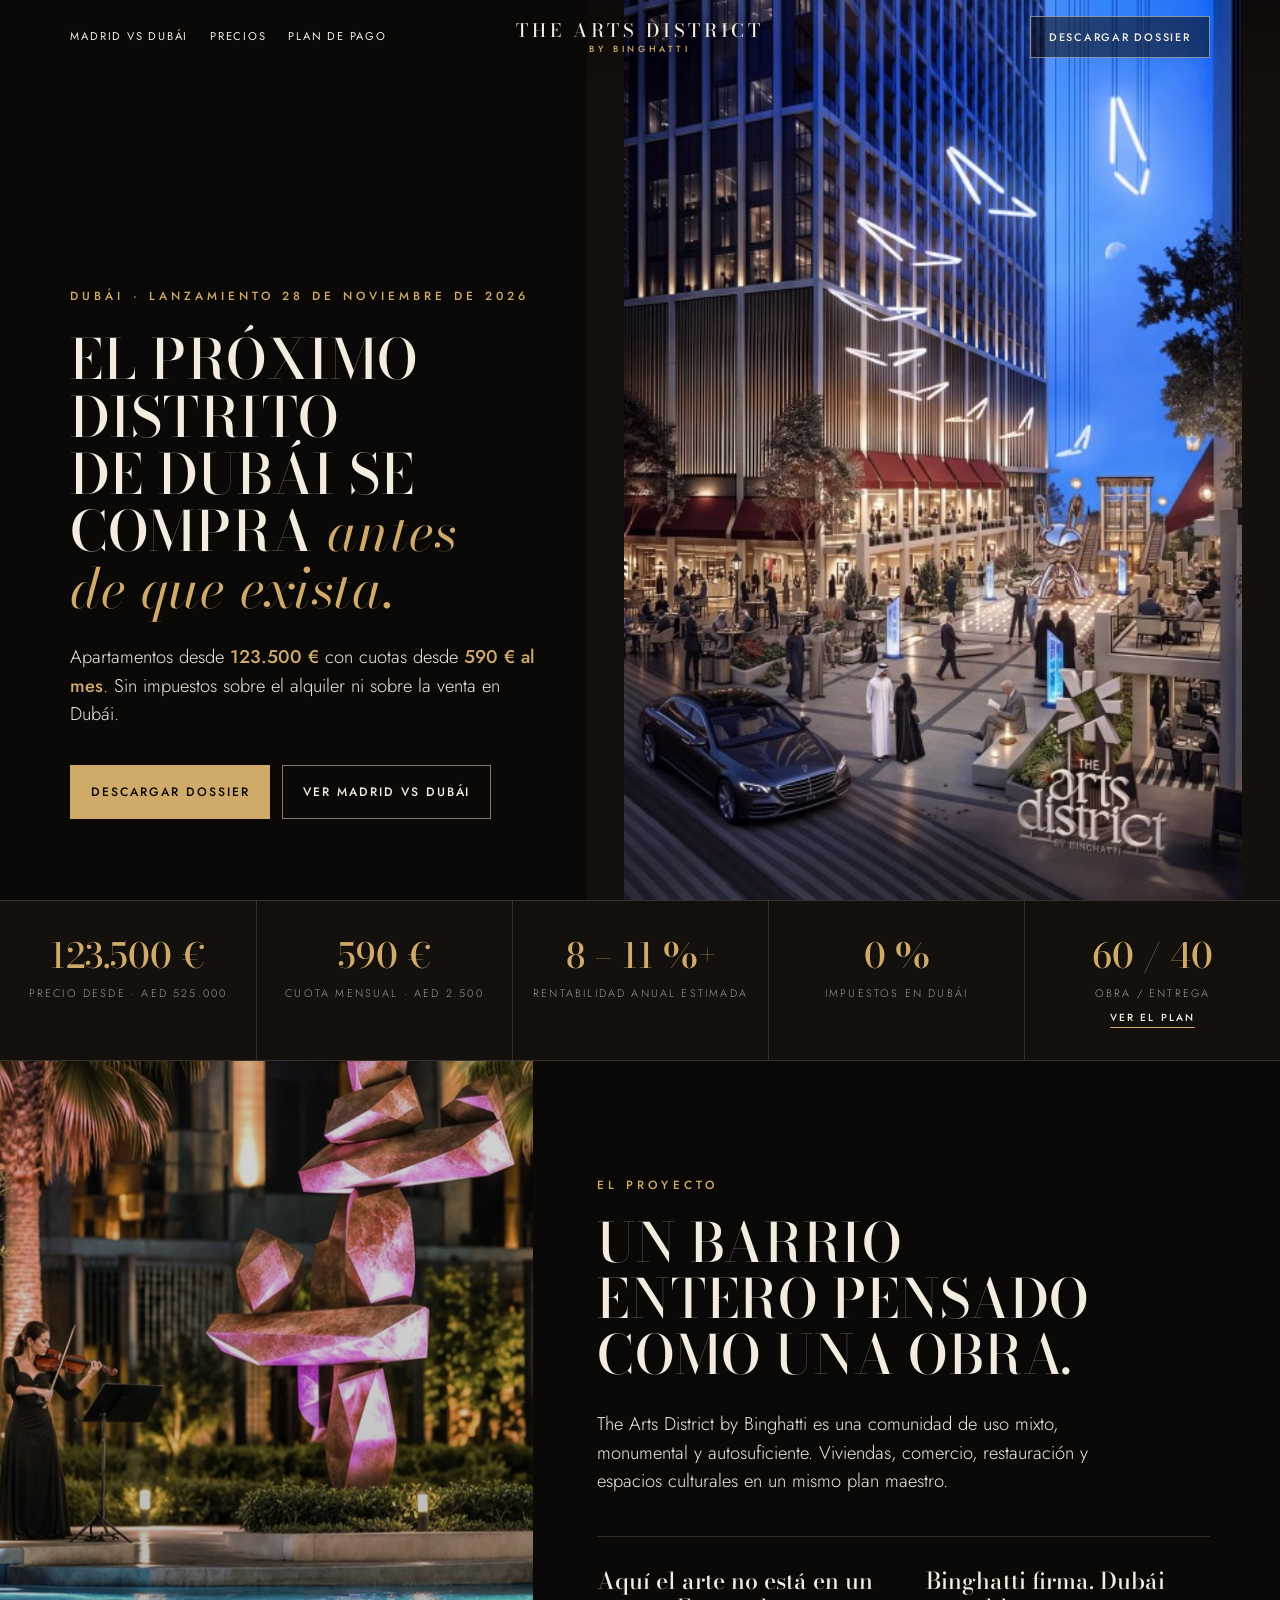
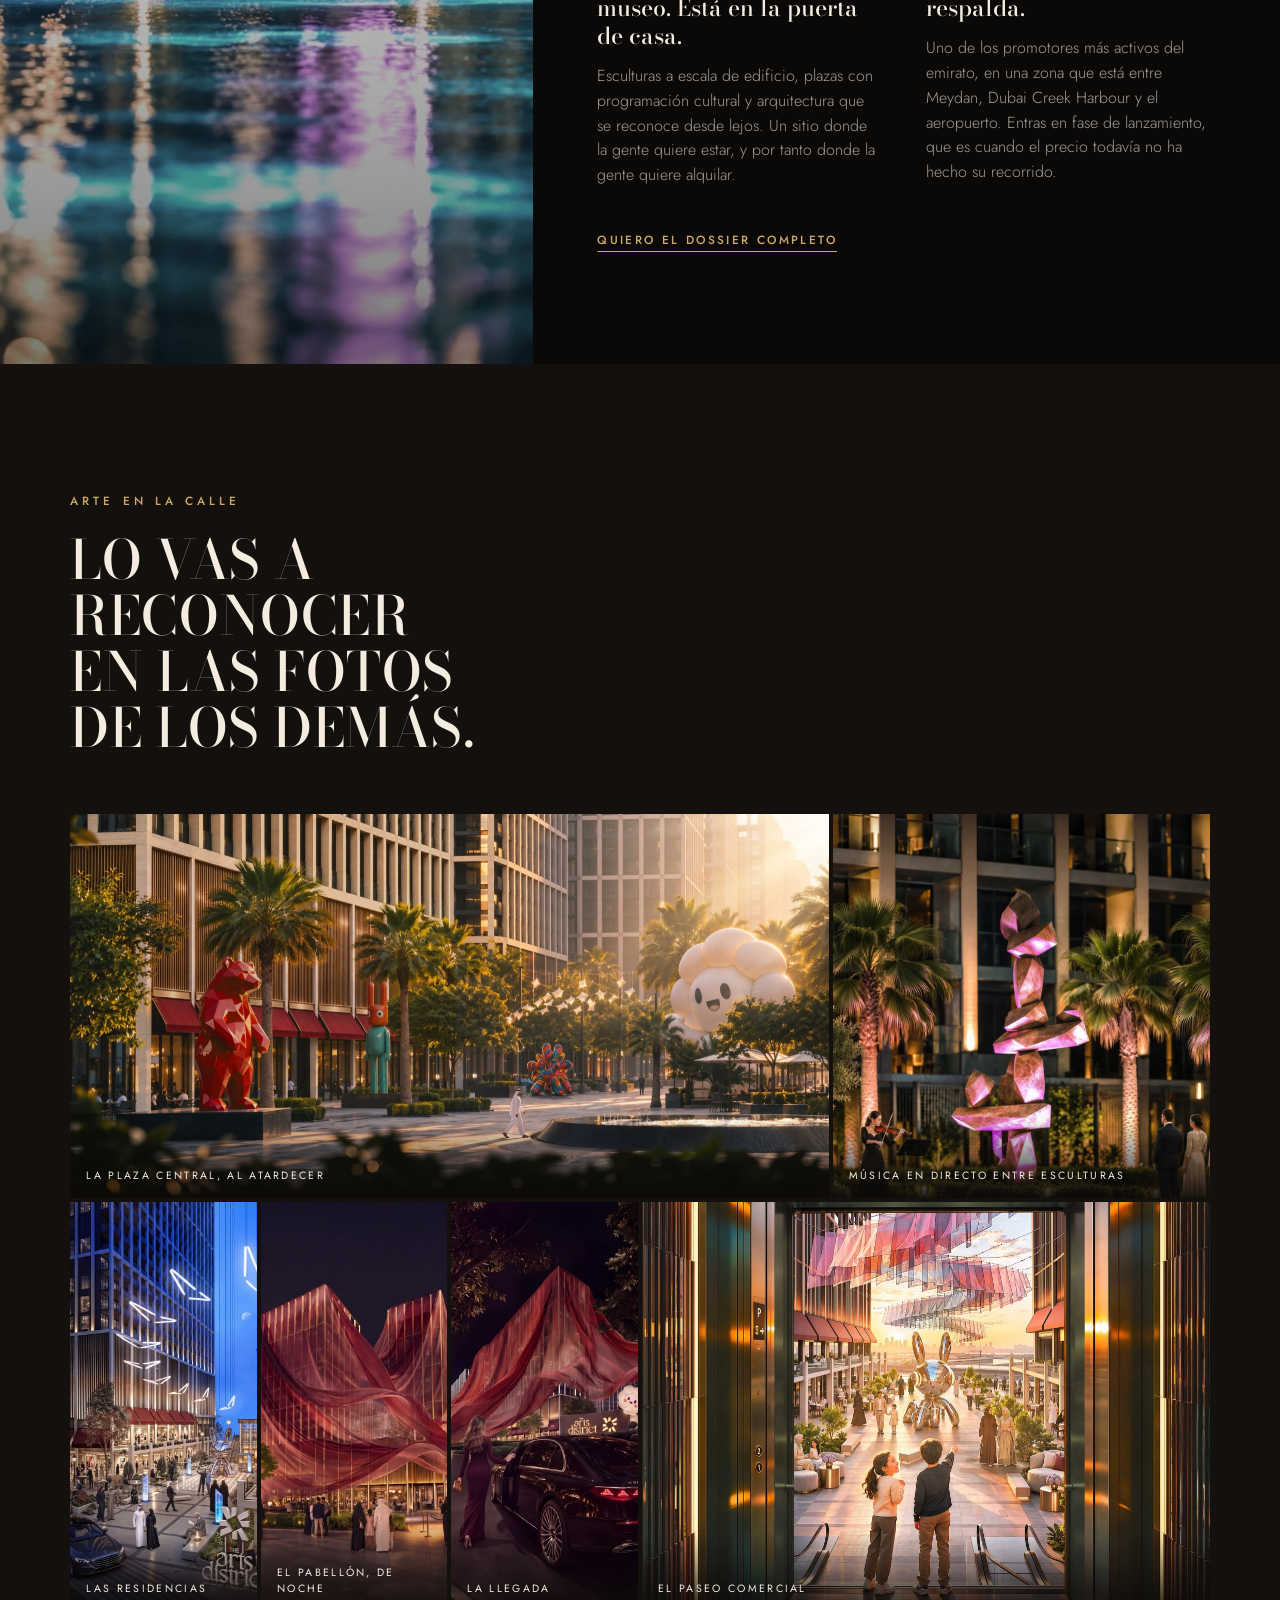
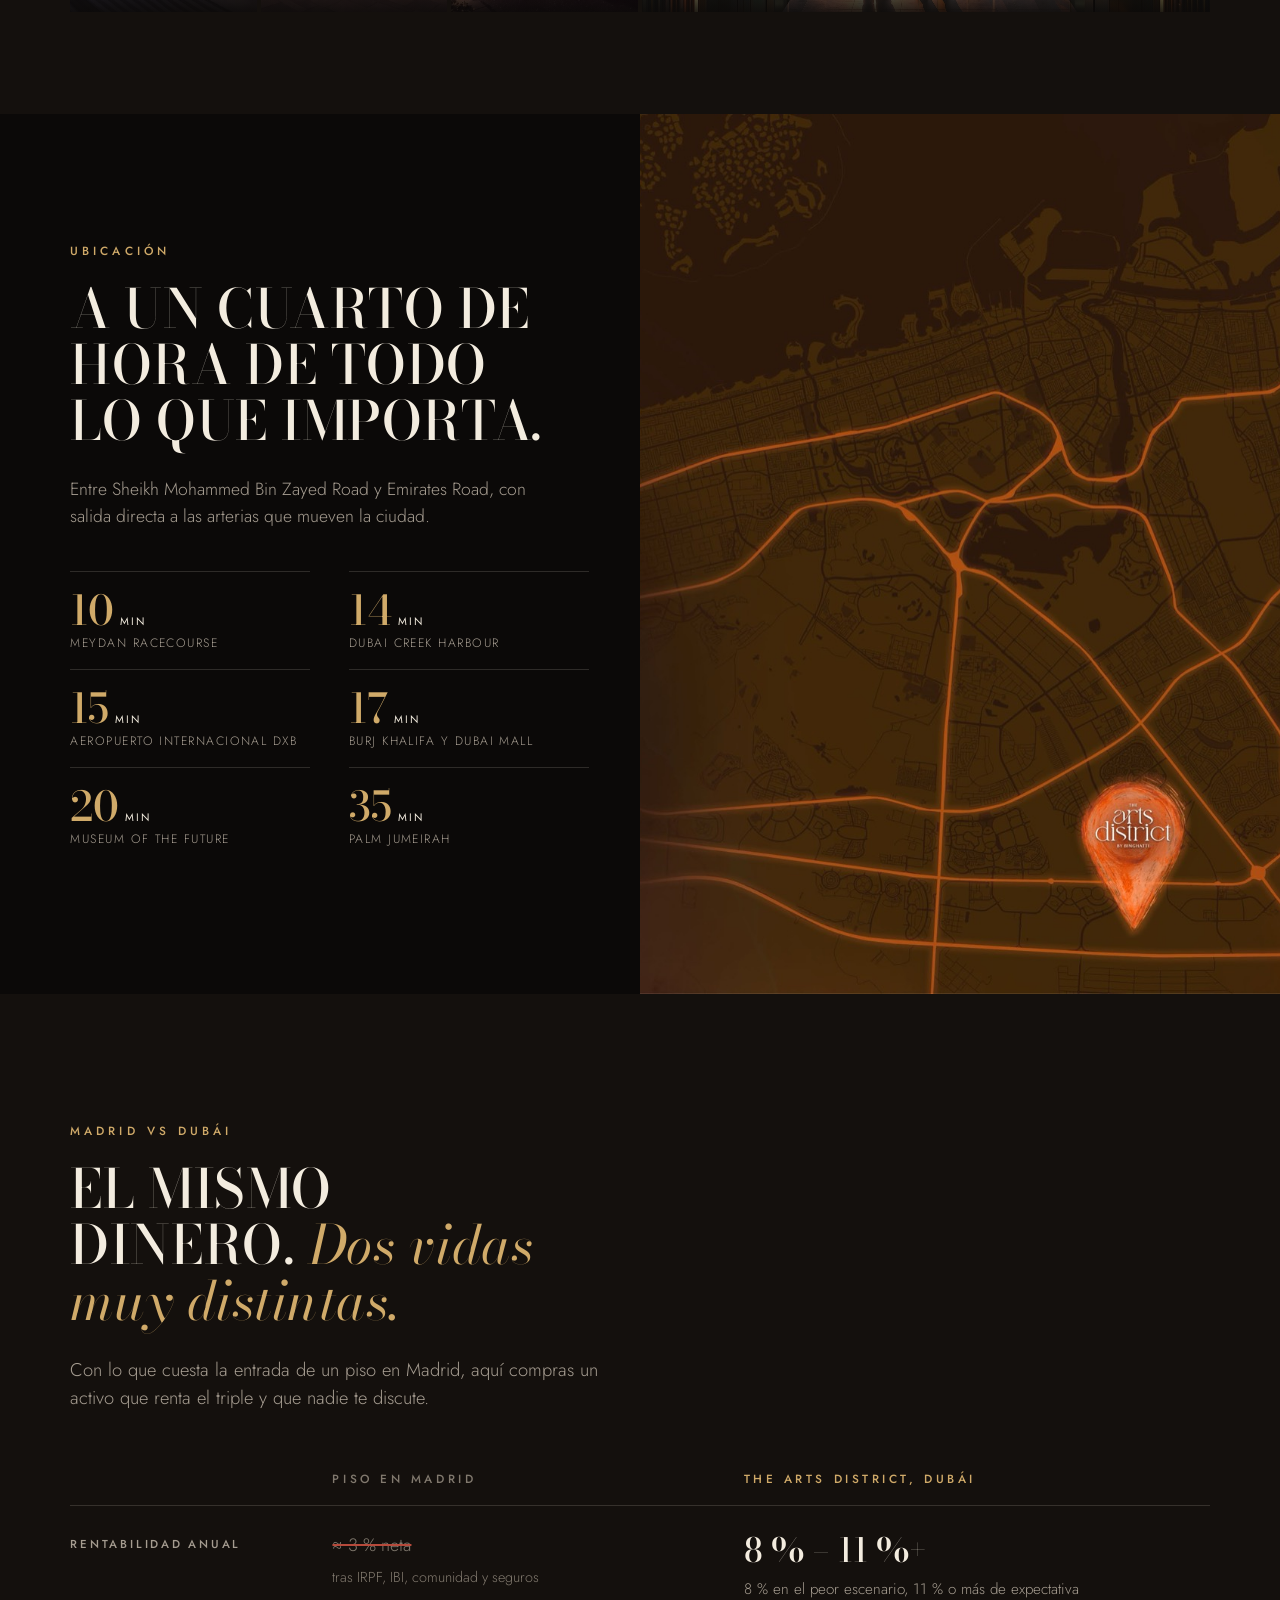
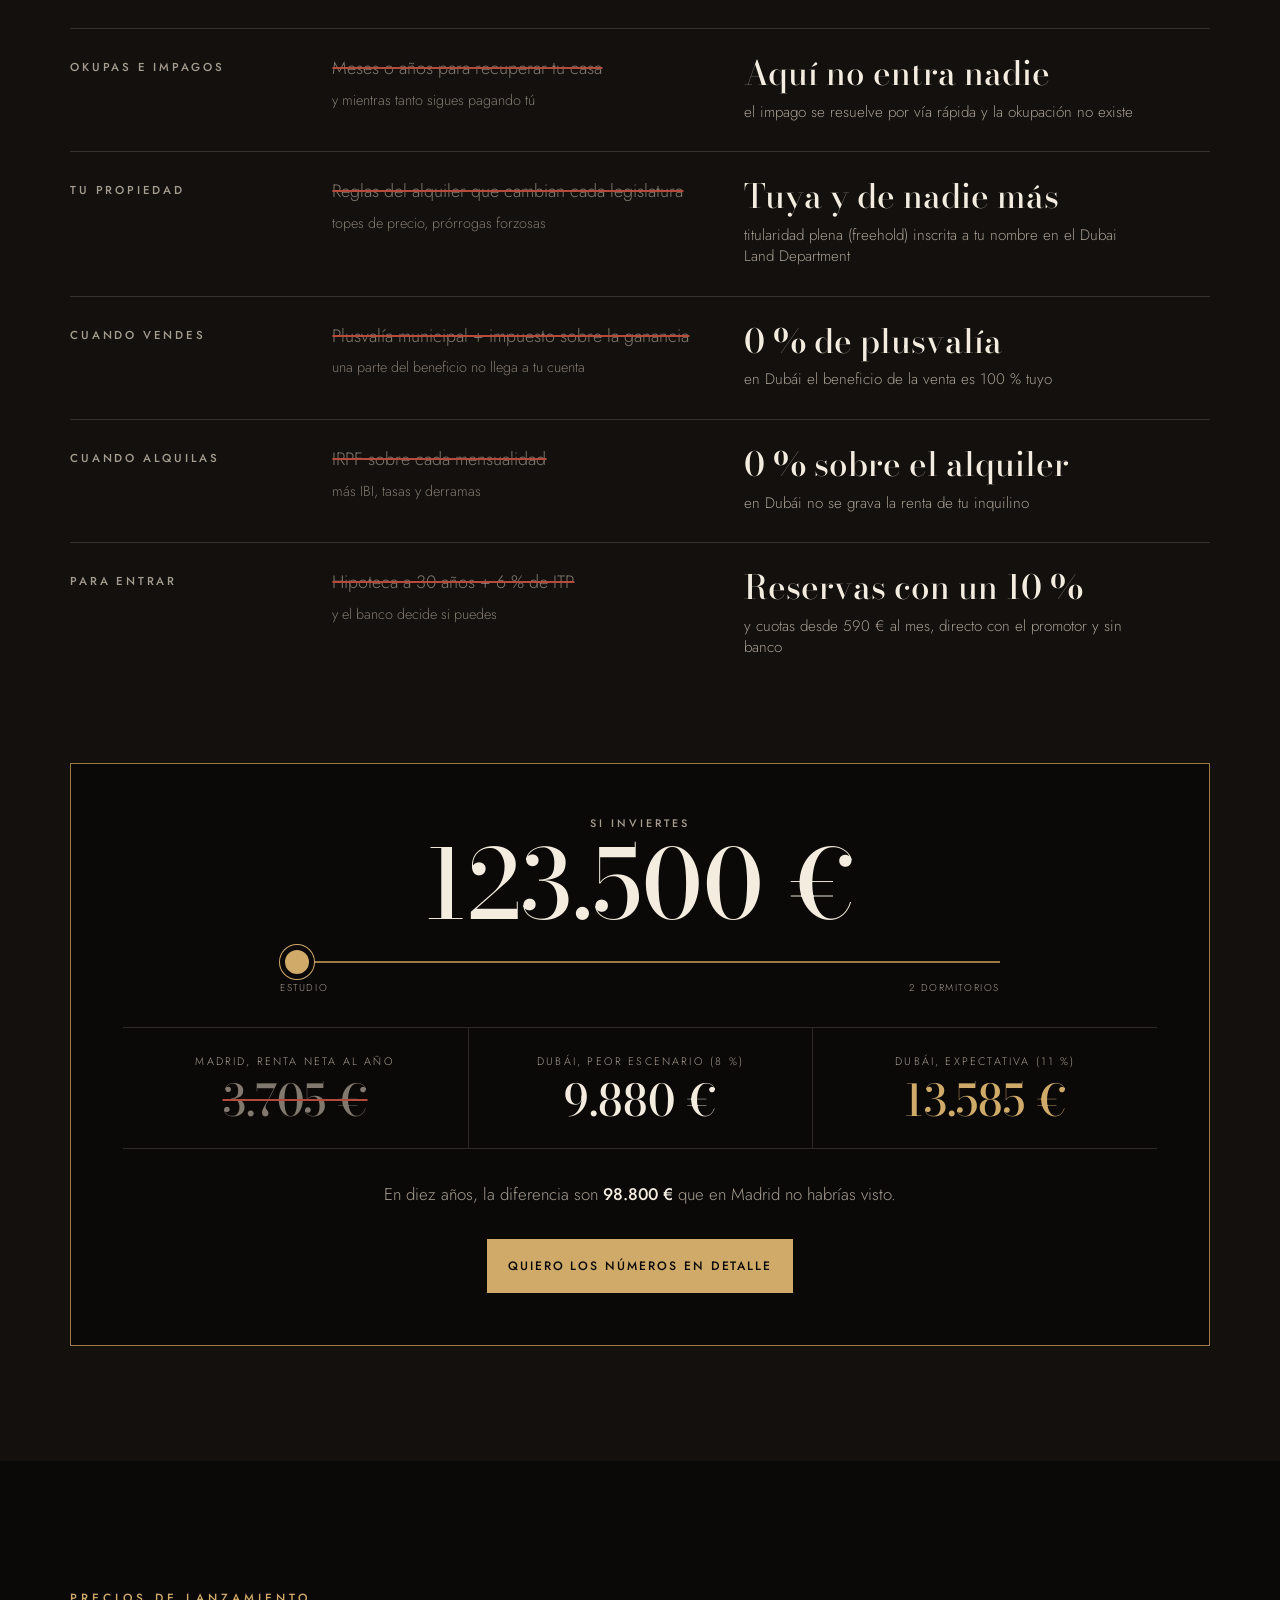
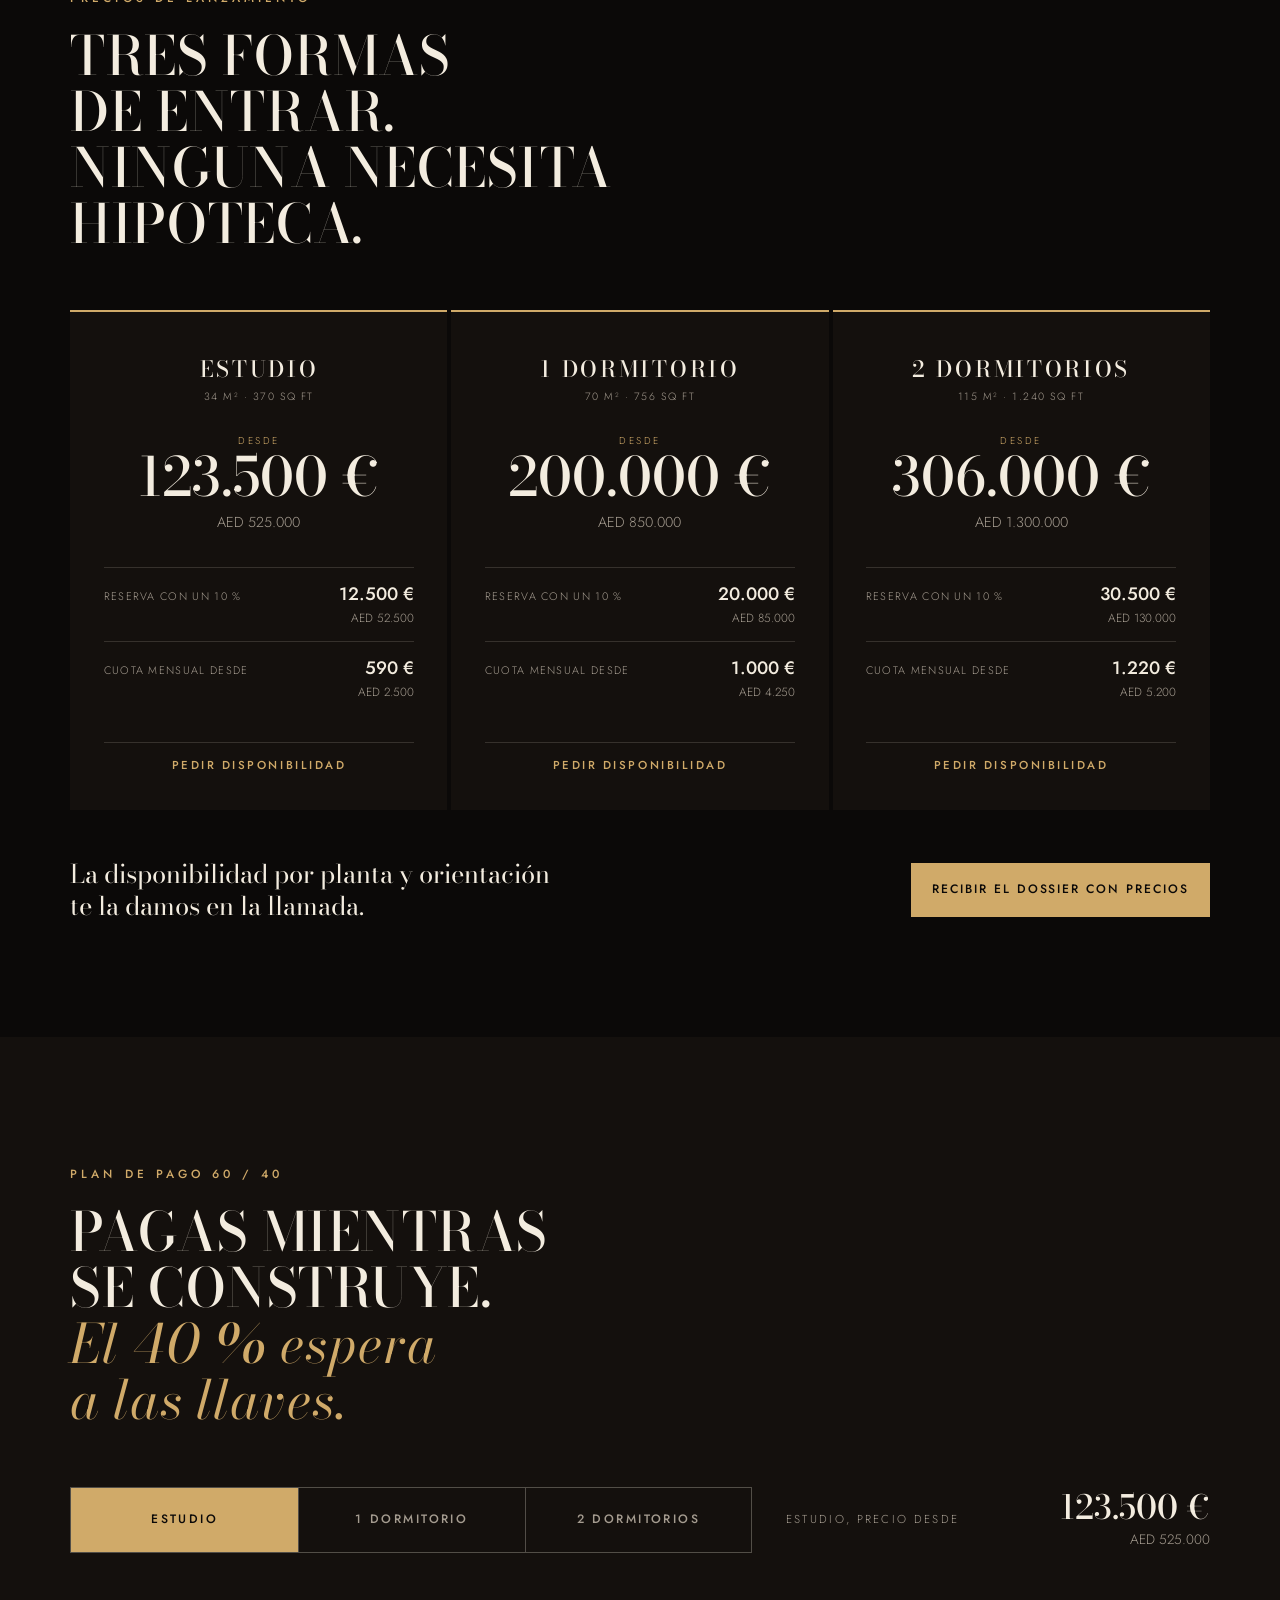
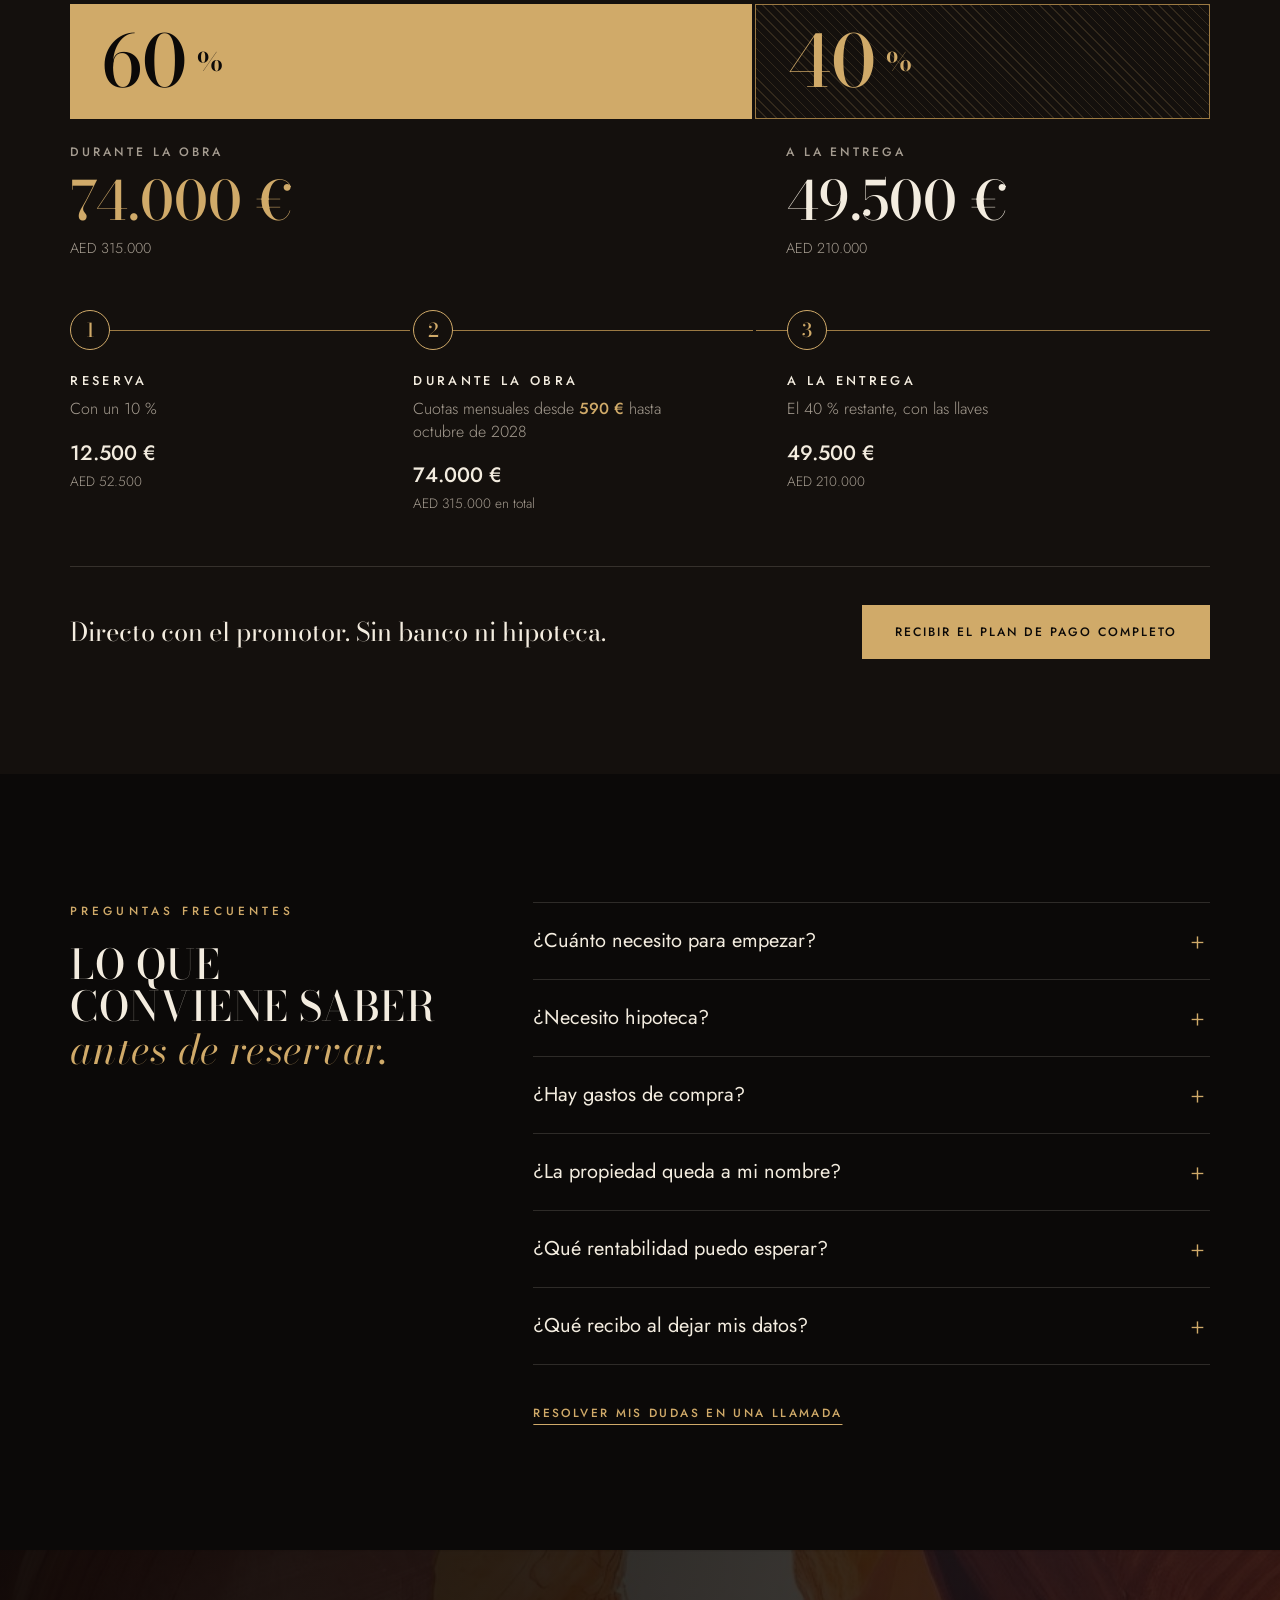
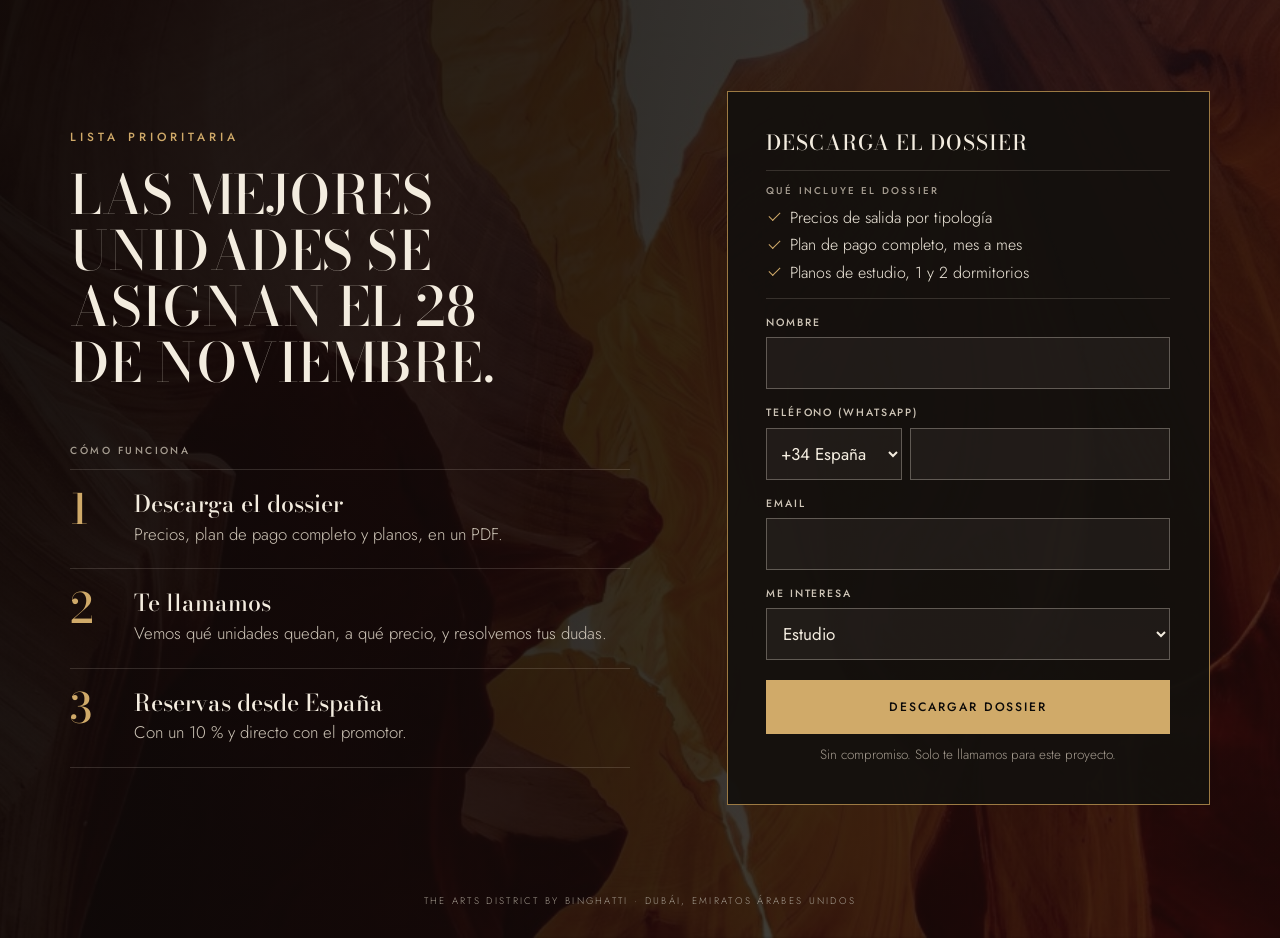
<file: index.html>
<!DOCTYPE html>
<html lang="es">
<head>
<meta charset="utf-8">
<meta name="viewport" content="width=device-width, initial-scale=1, viewport-fit=cover">
<meta name="theme-color" content="#0b0908">
<title>The Arts District by Binghatti · Invierte en Dubái desde España</title>
<meta name="description" content="Estudios, 1 y 2 dormitorios en el nuevo distrito de las artes de Dubái. Rentabilidad estimada del 8 al 11 % y 0 % de impuestos en Dubái.">
<meta name="robots" content="noindex, follow">
<link rel="icon" href="favicon.svg" type="image/svg+xml">
<link rel="apple-touch-icon" href="apple-touch-icon.png">
<meta property="og:type" content="website">
<meta property="og:locale" content="es_ES">
<meta property="og:site_name" content="The Arts District by Binghatti">
<meta property="og:title" content="The Arts District by Binghatti · Invierte en Dubái desde España">
<meta property="og:description" content="Estudios, 1 y 2 dormitorios en el nuevo distrito de las artes de Dubái. Rentabilidad estimada del 8 al 11 % y 0 % de impuestos en Dubái.">
<meta property="og:url" content="https://TU-DOMINIO.com/">
<meta property="og:image" content="https://TU-DOMINIO.com/assets/img/og.jpg">
<meta property="og:image:width" content="1200">
<meta property="og:image:height" content="630">
<meta property="og:image:alt" content="The Arts District by Binghatti, Dubái">
<meta name="twitter:card" content="summary_large_image">
<meta name="twitter:title" content="The Arts District by Binghatti · Invierte en Dubái desde España">
<meta name="twitter:description" content="Estudios, 1 y 2 dormitorios en el nuevo distrito de las artes de Dubái. Rentabilidad estimada del 8 al 11 % y 0 % de impuestos en Dubái.">
<meta name="twitter:image" content="https://TU-DOMINIO.com/assets/img/og.jpg">
<script type="application/ld+json">
{
 "@context": "https://schema.org",
 "@graph": [
  {
   "@type": "WebSite",
   "@id": "https://TU-DOMINIO.com/#website",
   "url": "https://TU-DOMINIO.com/",
   "name": "The Arts District by Binghatti",
   "inLanguage": "es"
  },
  {
   "@type": "RealEstateListing",
   "@id": "https://TU-DOMINIO.com/#webpage",
   "url": "https://TU-DOMINIO.com/",
   "name": "The Arts District by Binghatti · Invierte en Dubái desde España",
   "description": "Estudios, 1 y 2 dormitorios en el nuevo distrito de las artes de Dubái. Rentabilidad estimada del 8 al 11 % y 0 % de impuestos en Dubái.",
   "inLanguage": "es",
   "isPartOf": {
    "@id": "https://TU-DOMINIO.com/#website"
   },
   "primaryImageOfPage": {
    "@type": "ImageObject",
    "url": "https://TU-DOMINIO.com/assets/img/og.jpg",
    "width": 1200,
    "height": 630
   },
   "about": {
    "@id": "https://TU-DOMINIO.com/#proyecto"
   },
   "offers": {
    "@type": "AggregateOffer",
    "priceCurrency": "AED",
    "lowPrice": 525000,
    "highPrice": 1300000,
    "offerCount": 3,
    "availability": "https://schema.org/PreOrder"
   }
  },
  {
   "@type": "ApartmentComplex",
   "@id": "https://TU-DOMINIO.com/#proyecto",
   "name": "The Arts District by Binghatti",
   "description": "Estudios y apartamentos de 1 y 2 dormitorios en el nuevo distrito de las artes de Dubái.",
   "image": "https://TU-DOMINIO.com/assets/img/og.jpg",
   "brand": {
    "@type": "Brand",
    "name": "Binghatti"
   },
   "address": {
    "@type": "PostalAddress",
    "addressLocality": "Dubái",
    "addressCountry": "AE"
   }
  },
  {
   "@type": "FAQPage",
   "@id": "https://TU-DOMINIO.com/#faq",
   "inLanguage": "es",
   "mainEntity": [
    {
     "@type": "Question",
     "name": "¿Cuánto necesito para empezar?",
     "acceptedAnswer": {
      "@type": "Answer",
      "text": "La reserva es del 10 %. A partir de ahí, cuotas mensuales desde 590 € durante la obra."
     }
    },
    {
     "@type": "Question",
     "name": "¿Necesito hipoteca?",
     "acceptedAnswer": {
      "@type": "Answer",
      "text": "No. El plan 60 / 40 se paga directamente al promotor: 60 % durante la obra y 40 % a la entrega."
     }
    },
    {
     "@type": "Question",
     "name": "¿Hay gastos de compra?",
     "acceptedAnswer": {
      "@type": "Answer",
      "text": "Sí. En la reserva se abonan el 4 % del Dubai Land Department y la tasa de registro Oqood. Te damos el desglose exacto en la llamada."
     }
    },
    {
     "@type": "Question",
     "name": "¿La propiedad queda a mi nombre?",
     "acceptedAnswer": {
      "@type": "Answer",
      "text": "Sí. Es titularidad plena (freehold), inscrita a tu nombre en el Dubai Land Department."
     }
    },
    {
     "@type": "Question",
     "name": "¿Qué rentabilidad puedo esperar?",
     "acceptedAnswer": {
      "@type": "Answer",
      "text": "Estimamos un 8 % en el peor escenario y un 11 % o más como expectativa. Son estimaciones, no una garantía."
     }
    },
    {
     "@type": "Question",
     "name": "¿Qué recibo al dejar mis datos?",
     "acceptedAnswer": {
      "@type": "Answer",
      "text": "El dossier en PDF al momento y una llamada para ver disponibilidad y resolver dudas. Sin compromiso."
     }
    }
   ]
  }
 ]
}
</script>
<!-- Analítica: pega aquí el código de Google Analytics / píxel de Meta cuando lo tengas -->
<link rel="preconnect" href="https://fonts.googleapis.com">
<link rel="preconnect" href="https://fonts.gstatic.com" crossorigin>
<link rel="stylesheet" href="https://fonts.googleapis.com/css2?family=Bodoni+Moda:ital,opsz,wght@0,6..96,400;0,6..96,500;1,6..96,400&family=Jost:wght@300;400;500&display=swap">
<link rel="preload" as="image" href="assets/img/torre-noche.jpg">
<link rel="stylesheet" href="css/styles.css">
</head>
<body>

<header class="nav" id="nav">
  <nav class="nav-links" aria-label="Secciones">
    <a href="#proyecto">Proyecto</a>
    <a href="#ubicacion">Ubicación</a>
    <a href="#comparativa">Madrid vs Dubái</a>
    <a href="#precios">Precios</a>
    <a href="#plan">Plan de pago</a>
  </nav>
  <a class="brand" href="#inicio">The Arts District<span>by Binghatti</span></a>
  <button class="btn nav-cta" data-lead="nav">Descargar dossier</button>
</header>

<main>

<!-- PORTADA: primero el edificio -->
<section class="hero" id="inicio">
  <div class="hero-media">
    <picture>
      <img src="assets/img/torre-noche.jpg" width="456" height="664" alt="La torre de The Arts District iluminada de noche, con el paseo comercial a sus pies" fetchpriority="high">
    </picture>
  </div>
  <div class="hero-body">
    <p class="kicker hero-kicker">Dubái · Lanzamiento 28 de noviembre de 2026</p>
    <h1>El próximo distrito de Dubái se compra <em>antes de que exista.</em></h1>
    <p class="lead hero-lead">Apartamentos desde <strong data-precio>123.500 €</strong> con cuotas desde <strong><span data-cuota>590 €</span> al mes</strong>. Sin impuestos sobre el alquiler ni sobre la venta en Dubái.</p>
    <p class="hero-price"><small>Desde</small><b data-precio>123.500 €</b><span data-precio-aed>AED 525.000</span></p>
    <div class="actions">
      <button class="btn btn-gold" data-lead="hero">Descargar dossier</button>
      <a class="btn hero-alt" href="#comparativa">Ver Madrid vs Dubái</a>
    </div>
  </div>
</section>

<!-- CIFRAS -->
<section class="figures" aria-label="Cifras clave">
  <div><b data-precio>123.500 €</b><span>precio desde · AED 525.000</span></div>
  <div><b data-cuota>590 €</b><span>cuota mensual · AED 2.500</span></div>
  <div><b>8 – 11 %+</b><span>rentabilidad anual estimada</span></div>
  <div><b>0 %</b><span>impuestos en Dubái</span></div>
  <a class="fig-plan" href="#plan"><b>60 / 40</b><span>obra / entrega</span><i>Ver el plan</i></a>
</section>

<!-- PROYECTO -->
<section class="project" id="proyecto">
  <picture class="project-img">
    <source media="(min-width: 900px)" srcset="assets/img/c-ascensor.jpg" width="1100" height="1154">
    <img src="assets/img/c-violin-pool.jpg" width="1200" height="937" alt="Concierto de violín junto a la piscina y la escultura iluminada" loading="lazy">
  </picture>
  <div class="project-in">
    <p class="kicker">El proyecto</p>
    <h2>Un barrio entero pensado como una obra.</h2>
    <p class="project-intro">The Arts District by Binghatti es una comunidad de uso mixto, monumental y autosuficiente. Viviendas, comercio, restauración y espacios culturales en un mismo plan maestro.</p>
    <div class="more">
      <details>
        <summary><h3>Aquí el arte no está en un museo. Está en la puerta de casa.</h3></summary>
        <p>Esculturas a escala de edificio, plazas con programación cultural y arquitectura que se reconoce desde lejos. Un sitio donde la gente quiere estar, y por tanto donde la gente quiere alquilar.</p>
      </details>
      <details>
        <summary><h3>Binghatti firma. Dubái respalda.</h3></summary>
        <p>Uno de los promotores más activos del emirato, en una zona que está entre Meydan, Dubai Creek Harbour y el aeropuerto. Entras en fase de lanzamiento, que es cuando el precio todavía no ha hecho su recorrido.</p>
      </details>
    </div>
    <button class="link" data-lead="proyecto">Quiero el dossier completo</button>
  </div>
</section>

<!-- GALERÍA -->
<section class="gallery" id="galeria">
  <div class="sec-head">
    <p class="kicker">Arte en la calle</p>
    <h2>Lo vas a reconocer en las fotos de los demás.</h2>
  </div>
  <div class="reel" tabindex="0" aria-label="Galería de imágenes, desliza para ver más">
    <figure class="g-s"><img src="assets/img/torre-noche.jpg" width="456" height="664" alt="Torres residenciales iluminadas de noche" loading="lazy"><figcaption>Las residencias</figcaption></figure>
    <figure class="g-s"><img src="assets/img/pabellon.jpg" width="456" height="664" alt="Pabellón rojo iluminado de noche" loading="lazy"><figcaption>El pabellón, de noche</figcaption></figure>
    <figure class="g-s"><img src="assets/img/llegada.jpg" width="456" height="664" alt="Llegada en coche al distrito" loading="lazy"><figcaption>La llegada</figcaption></figure>
    <figure class="g-v"><img src="assets/img/c-hero-m.jpg" width="1000" height="1228" alt="Concierto de violín junto a una escultura iluminada" loading="lazy"><figcaption>Música en directo entre esculturas</figcaption></figure>
    <figure class="g-a"><img src="assets/img/c-ascensor.jpg" width="1100" height="1154" alt="Vista del paseo comercial desde el ascensor" loading="lazy"><figcaption>El paseo comercial</figcaption></figure>
    <figure class="g-p"><img src="assets/img/c-plaza.jpg" width="1600" height="687" alt="Plaza con esculturas y terrazas" loading="lazy"><figcaption>La plaza central, al atardecer</figcaption></figure>
  </div>
</section>

<!-- UBICACIÓN -->
<section class="loc" id="ubicacion">
  <img class="loc-map" src="assets/img/c-mapa.jpg" width="1500" height="1164" alt="Mapa de Dubái con la posición de The Arts District" loading="lazy">
  <div class="loc-in">
    <p class="kicker">Ubicación</p>
    <h2>A un cuarto de hora de todo lo que importa.</h2>
    <p class="lead loc-lead">Entre Sheikh Mohammed Bin Zayed Road y Emirates Road, con salida directa a las arterias que mueven la ciudad.</p>
    <ol class="distances" id="distances"></ol>
  </div>
</section>

<!-- COMPARATIVA -->
<section class="versus" id="comparativa">
  <div class="sec-head">
    <p class="kicker">Madrid vs Dubái</p>
    <h2>El mismo dinero. <em>Dos vidas muy distintas.</em></h2>
    <p class="lead versus-lead">Con lo que cuesta la entrada de un piso en Madrid, aquí compras un activo que renta el triple y que nadie te discute.</p>
  </div>

  <div class="vs-head" aria-hidden="true"><span></span><span class="vs-hm">Piso en Madrid</span><span class="vs-hd">The Arts District, Dubái</span></div>
  <ol class="vs">
    <li>
      <h3>Rentabilidad anual</h3>
      <p class="vs-m"><i>Madrid</i><s>≈ 3 % neta</s><small>tras IRPF, IBI, comunidad y seguros</small></p>
      <p class="vs-d"><i>Dubái</i><b>8 % – 11 %+</b><small>8 % en el peor escenario, 11 % o más de expectativa</small></p>
    </li>
    <li>
      <h3>Okupas e impagos</h3>
      <p class="vs-m"><i>Madrid</i><s>Meses o años para recuperar tu casa</s><small>y mientras tanto sigues pagando tú</small></p>
      <p class="vs-d"><i>Dubái</i><b>Aquí no entra nadie</b><small>el impago se resuelve por vía rápida y la okupación no existe</small></p>
    </li>
    <li>
      <h3>Tu propiedad</h3>
      <p class="vs-m"><i>Madrid</i><s>Reglas del alquiler que cambian cada legislatura</s><small>topes de precio, prórrogas forzosas</small></p>
      <p class="vs-d"><i>Dubái</i><b>Tuya y de nadie más</b><small>titularidad plena (freehold) inscrita a tu nombre en el Dubai Land Department</small></p>
    </li>
    <li>
      <h3>Cuando vendes</h3>
      <p class="vs-m"><i>Madrid</i><s>Plusvalía municipal + impuesto sobre la ganancia</s><small>una parte del beneficio no llega a tu cuenta</small></p>
      <p class="vs-d"><i>Dubái</i><b>0 % de plusvalía</b><small>en Dubái el beneficio de la venta es 100 % tuyo</small></p>
    </li>
    <li>
      <h3>Cuando alquilas</h3>
      <p class="vs-m"><i>Madrid</i><s>IRPF sobre cada mensualidad</s><small>más IBI, tasas y derramas</small></p>
      <p class="vs-d"><i>Dubái</i><b>0 % sobre el alquiler</b><small>en Dubái no se grava la renta de tu inquilino</small></p>
    </li>
    <li>
      <h3>Para entrar</h3>
      <p class="vs-m"><i>Madrid</i><s>Hipoteca a 30 años + 6 % de ITP</s><small>y el banco decide si puedes</small></p>
      <p class="vs-d"><i>Dubái</i><b>Reservas con un 10 %</b><small>y cuotas desde <span data-cuota>590 €</span> al mes, directo con el promotor y sin banco</small></p>
    </li>
  </ol>

  <div class="calc" id="calc">
    <div class="calc-in">
      <label for="calc-range">Si inviertes</label>
      <output id="calc-amount" for="calc-range"></output>
      <input type="range" id="calc-range" aria-label="Importe de la inversión en euros">
      <p class="calc-ends" aria-hidden="true"><span>Estudio</span><span>2 dormitorios</span></p>
    </div>
    <div class="calc-out">
      <div class="calc-m"><span>Madrid, renta neta al año</span><s id="calc-madrid"></s></div>
      <div class="calc-d"><span>Dubái, peor escenario (8 %)</span><b id="calc-d8"></b></div>
      <div class="calc-d calc-top"><span>Dubái, expectativa (11 %)</span><b id="calc-d11"></b></div>
    </div>
    <p class="calc-line">En diez años, la diferencia son <b id="calc-diff"></b> que en Madrid no habrías visto.</p>
    <button class="btn btn-gold" data-lead="comparativa">Quiero los números en detalle</button>
  </div>
</section>

<!-- PRECIOS -->
<section class="prices" id="precios">
  <div class="sec-head">
    <p class="kicker">Precios de lanzamiento</p>
    <h2>Tres formas de entrar. Ninguna necesita hipoteca.</h2>
  </div>
  <div class="price-grid" id="price-grid"></div>
  <div class="inline-lead">
    <p>La disponibilidad por planta y orientación te la damos en la llamada.</p>
    <button class="btn btn-gold" data-lead="precios">Recibir el dossier con precios</button>
  </div>
</section>

<!-- PLAN DE PAGO 60 / 40 -->
<section class="plan" id="plan">
  <div class="sec-head">
    <p class="kicker">Plan de pago 60 / 40</p>
    <h2>Pagas mientras se construye. <em>El 40&nbsp;% espera a las llaves.</em></h2>
  </div>
  <div class="plan-body">
    <div class="plan-top">
      <div class="plan-tabs" id="plan-tabs" aria-label="Tipo de apartamento"></div>
      <p class="plan-price"><span><span data-plan="nombre">Estudio</span>, precio desde</span><b data-plan="precio">123.500 €</b><small data-plan="precio-aed">AED 525.000</small></p>
    </div>

    <div class="split">
      <div class="split-bar" aria-hidden="true"><span class="s60"><b>60</b> %</span><span class="s40"><b>40</b> %</span></div>
      <dl class="split-legend">
        <div><dt><span class="vh">60 % </span>durante la obra</dt><dd><b data-plan="obra">74.000 €</b><small data-plan="obra-aed">AED 315.000</small></dd></div>
        <div><dt><span class="vh">40 % </span>a la entrega</dt><dd><b data-plan="entrega">49.500 €</b><small data-plan="entrega-aed">AED 210.000</small></dd></div>
      </dl>
    </div>

    <ol class="plan-steps">
      <li>
        <span class="ps-n" aria-hidden="true">1</span>
        <div class="ps-t"><h3>Reserva</h3><p>Con un 10 %</p></div>
        <p class="ps-a"><b data-plan="reserva">12.500 €</b><small data-plan="reserva-aed">AED 52.500</small></p>
      </li>
      <li>
        <span class="ps-n" aria-hidden="true">2</span>
        <div class="ps-t"><h3>Durante la obra</h3><p>Cuotas mensuales desde <strong data-plan="cuota">590 €</strong> hasta octubre de 2028</p></div>
        <p class="ps-a"><b data-plan="obra">74.000 €</b><small><span data-plan="obra-aed">AED 315.000</span> en total</small></p>
      </li>
      <li>
        <span class="ps-n" aria-hidden="true">3</span>
        <div class="ps-t"><h3>A la entrega</h3><p>El 40 % restante, con las llaves</p></div>
        <p class="ps-a"><b data-plan="entrega">49.500 €</b><small data-plan="entrega-aed">AED 210.000</small></p>
      </li>
    </ol>

    <div class="plan-foot">
      <p>Directo con el promotor. Sin banco ni hipoteca.</p>
      <button class="btn btn-gold" data-lead="plan" data-plan-lead>Recibir el plan de pago completo</button>
    </div>
  </div>
</section>

<!-- PREGUNTAS -->
<section class="faq" id="faq">
  <div class="sec-head">
    <p class="kicker">Preguntas frecuentes</p>
    <h2>Lo que conviene saber <em>antes de reservar.</em></h2>
  </div>
  <div class="faq-body">
    <div class="faq-list">
      <details name="faq">
        <summary>¿Cuánto necesito para empezar?</summary>
        <p>La reserva es del 10 %. A partir de ahí, cuotas mensuales desde <span data-cuota>590 €</span> durante la obra.</p>
      </details>
      <details name="faq">
        <summary>¿Necesito hipoteca?</summary>
        <p>No. El plan 60 / 40 se paga directamente al promotor: 60 % durante la obra y 40 % a la entrega.</p>
      </details>
      <details name="faq">
        <summary>¿Hay gastos de compra?</summary>
        <p>Sí. En la reserva se abonan el 4 % del Dubai Land Department y la tasa de registro Oqood. Te damos el desglose exacto en la llamada.</p>
      </details>
      <details name="faq">
        <summary>¿La propiedad queda a mi nombre?</summary>
        <p>Sí. Es titularidad plena (freehold), inscrita a tu nombre en el Dubai Land Department.</p>
      </details>
      <details name="faq">
        <summary>¿Qué rentabilidad puedo esperar?</summary>
        <p>Estimamos un 8 % en el peor escenario y un 11 % o más como expectativa. Son estimaciones, no una garantía.</p>
      </details>
      <details name="faq">
        <summary>¿Qué recibo al dejar mis datos?</summary>
        <p>El dossier en PDF al momento y una llamada para ver disponibilidad y resolver dudas. Sin compromiso.</p>
      </details>
    </div>
    <button class="link" data-lead="faq">Resolver mis dudas en una llamada</button>
  </div>
</section>

<!-- CIERRE -->
<section class="closing" id="dossier">
  <img class="closing-bg" src="assets/img/c-canyon.jpg" width="1600" height="679" alt="" loading="lazy">
  <div class="closing-grid">
    <div class="closing-copy">
      <p class="kicker">Lista prioritaria</p>
      <h2>Las mejores unidades se asignan el 28 de noviembre.</h2>
      <div class="steps" id="pasos">
        <p class="steps-label">Cómo funciona</p>
        <ol>
          <li><b aria-hidden="true">1</b><div><h3>Descarga el dossier</h3><p>Precios, plan de pago completo y planos, en un PDF.</p></div></li>
          <li><b aria-hidden="true">2</b><div><h3>Te llamamos</h3><p>Vemos qué unidades quedan, a qué precio, y resolvemos tus dudas.</p></div></li>
          <li><b aria-hidden="true">3</b><div><h3>Reservas desde España</h3><p>Con un 10 % y directo con el promotor.</p></div></li>
        </ol>
      </div>
    </div>
    <form class="lead-form" data-form="cierre" novalidate>
      <h3>Descarga el dossier</h3>
      <div class="incl"><p>Qué incluye el dossier</p><ul><li>Precios de salida por tipología</li><li>Plan de pago completo, mes a mes</li><li>Planos de estudio, 1 y 2 dormitorios</li></ul></div>
      <div class="field"><label for="c-nombre">Nombre</label><input id="c-nombre" name="nombre" type="text" autocomplete="name" required></div>
      <div class="field"><label for="c-tel">Teléfono (WhatsApp)</label>
        <div class="tel"><select name="prefijo" aria-label="Prefijo" id="c-pref"></select><input id="c-tel" name="telefono" type="tel" inputmode="tel" autocomplete="tel-national" required></div></div>
      <div class="field"><label for="c-email">Email</label><input id="c-email" name="email" type="email" autocomplete="email" required></div>
      <div class="field"><label for="c-tipo">Me interesa</label><select id="c-tipo" name="tipologia"><option>Estudio</option><option>1 dormitorio</option><option>2 dormitorios</option><option>Aún no lo sé</option></select></div>
      <p class="form-error" role="alert" hidden></p>
      <button class="btn btn-gold btn-block" type="submit">Descargar dossier</button>
      <div class="form-done" hidden><b>Listo.</b><span>Tu dossier se está descargando. Te llamamos en breve.</span><a href="assets/dossier-the-arts-district.pdf" download>Descargar de nuevo</a></div>
      <p class="form-note">Sin compromiso. Solo te llamamos para este proyecto.</p>
    </form>
  </div>
  <p class="endline">The Arts District by Binghatti · Dubái, Emiratos Árabes Unidos</p>
</section>

</main>

<div class="mobile-bar" id="mobile-bar"><p><small>Desde</small><b data-precio>123.500 €</b></p><button class="btn btn-gold" data-lead="barra-movil">Descargar dossier</button></div>

<div class="modal" id="lead-modal" hidden>
  <div class="modal-back" data-close></div>
  <div class="modal-box" role="dialog" aria-modal="true" aria-labelledby="lm-title">
    <button class="modal-x" data-close aria-label="Cerrar">×</button>
    <form class="lead-form" data-form="modal" novalidate>
      <h3 id="lm-title">Descarga el dossier</h3>
      <div class="incl"><p>Qué incluye el dossier</p><ul><li>Precios de salida por tipología</li><li>Plan de pago completo, mes a mes</li><li>Planos de estudio, 1 y 2 dormitorios</li></ul></div>
      <div class="field"><label for="m-nombre">Nombre</label><input id="m-nombre" name="nombre" type="text" autocomplete="name" required></div>
      <div class="field"><label for="m-tel">Teléfono (WhatsApp)</label>
        <div class="tel"><select name="prefijo" aria-label="Prefijo" id="m-pref"></select><input id="m-tel" name="telefono" type="tel" inputmode="tel" autocomplete="tel-national" required></div></div>
      <div class="field"><label for="m-email">Email</label><input id="m-email" name="email" type="email" autocomplete="email" required></div>
      <div class="field"><label for="m-tipo">Me interesa</label><select id="m-tipo" name="tipologia"><option>Estudio</option><option>1 dormitorio</option><option>2 dormitorios</option><option>Aún no lo sé</option></select></div>
      <p class="form-error" role="alert" hidden></p>
      <button class="btn btn-gold btn-block" type="submit">Descargar dossier</button>
      <div class="form-done" hidden><b>Listo.</b><span>Tu dossier se está descargando. Te llamamos en breve.</span><a href="assets/dossier-the-arts-district.pdf" download>Descargar de nuevo</a></div>
      <p class="form-note">Sin compromiso. Solo te llamamos para este proyecto.</p>
    </form>
  </div>
</div>

<script src="js/data.js"></script>
<script src="js/main.js"></script>
<script>
/* Solo versión C. En pantallas anchas los textos del proyecto se muestran abiertos;
   en el móvil la barra inferior aparece al dejar atrás la portada (allí ya hay botón). */
(function () {
  var wide = window.matchMedia("(min-width: 900px)");
  function openAll() { if (wide.matches) document.querySelectorAll(".more details").forEach(function (d) { d.open = true; }); }
  openAll(); wide.addEventListener("change", openAll);
  var bar = document.getElementById("mobile-bar"), endForm = document.querySelector('form[data-form="cierre"]');
  /* Oculta sobre la portada y al llegar al formulario final: en ambos sitios ya hay un botón igual. */
  function onScroll() {
    var vh = window.innerHeight;
    bar.classList.toggle("is-off", window.scrollY < vh * .45 || endForm.getBoundingClientRect().top < vh * .7);
  }
  window.addEventListener("scroll", onScroll, { passive: true }); onScroll();

  /* La ventana del dossier repite lo que prometía el botón que se ha pulsado. */
  var title = document.getElementById("lm-title"), send = document.querySelector('form[data-form="modal"] button[type="submit"]');
  var copy = {
    plan: ["Recibe el plan de pago completo", "Recibir plan de pago y dossier"],
    disp: ["Pide disponibilidad y precios", "Pedir disponibilidad y dossier"],
    faq: ["Te llamamos y resolvemos tus dudas", "Pedir llamada y dossier"],
    base: ["Descarga el dossier", "Descargar dossier"]
  };
  document.addEventListener("click", function (e) {
    var b = e.target.closest("[data-lead]"); if (!b) return;
    var k = b.dataset.lead, c = copy[k] || (k.indexOf("precio-") === 0 ? copy.disp : copy.base);
    title.textContent = c[0]; send.textContent = c[1];
  });

  /* Al cambiar de tipología, la barra 60 / 40 y las cifras se redibujan con una transición corta. */
  var plan = document.getElementById("plan");
  document.getElementById("plan-tabs").addEventListener("click", function (e) {
    if (!e.target.closest("button[data-u]")) return;
    plan.classList.remove("is-swap"); void plan.offsetWidth; plan.classList.add("is-swap");
  });
})();
</script>
</body>
</html>
</file>
<file: css/styles.css>
/* Versión C · Noche. Pensada primero para el móvil: el edificio arriba, poco texto, todo al alcance del pulgar.
   Base = teléfono. El escritorio se añade al final con min-width. */
:root {
  --night: #0b0908;
  --coal: #14100d;
  --ember: #1d1610;
  --ivory: #f3ecdf;
  --smoke: #a59c90;
  --dead: #81796e;
  --gold: #d0aa69;
  --gold-deep: #9c7a43;
  --strike: #b64a3b;
  --rule: rgba(243, 236, 223, .15);
  --display: "Bodoni Moda", "Didot", "Times New Roman", serif;
  --text: "Jost", "Helvetica Neue", Arial, sans-serif;
  --gut: 20px;
  --bar: 64px;
  --num: 14;
  color-scheme: dark;
}
*, *::before, *::after { box-sizing: border-box; }
html { overflow-x: clip; -webkit-text-size-adjust: 100%; scroll-padding-top: 12px; }
body { margin: 0; background: var(--night); color: var(--ivory); font: 300 17px/1.55 var(--text); -webkit-font-smoothing: antialiased; padding-bottom: calc(var(--bar) + env(safe-area-inset-bottom, 0px)); }
img { display: block; max-width: 100%; height: auto; }
button, input, select { font: inherit; color: inherit; }
button { cursor: pointer; background: none; border: 0; padding: 0; }
a { color: inherit; text-decoration: none; }
[hidden] { display: none !important; }
:focus-visible { outline: 2px solid var(--gold); outline-offset: 3px; }

h1, h2 { font-family: var(--display); font-weight: 500; text-transform: uppercase; letter-spacing: .01em; line-height: 1.04; margin: 0; text-wrap: balance; }
h1 { font-size: clamp(1.5rem, 6.9vw, 2.3rem); }
h2 { font-size: clamp(1.75rem, 8vw, 2.6rem); }
h1 em, h2 em { font-style: italic; font-weight: 400; text-transform: none; color: var(--gold); }
h3 { font-family: var(--display); font-weight: 500; font-size: 1.25rem; line-height: 1.2; margin: 0; }
p { margin: 0; }
/* Cifras en Bodoni: se dibujan con un corte óptico más robusto para que los trazos finos del 1, el 4 y el 7 no se pierdan sobre negro */
.hero-price b, .figures b, .distances b, .calc-in output, .calc-out s, .calc-out b, .price-main b, .plan-price b, .split-bar span, .split-legend b, .ps-n, .steps li > b, .mobile-bar b { font-variation-settings: "opsz" var(--num); }
.kicker { font-size: .7rem; font-weight: 500; letter-spacing: .28em; text-transform: uppercase; color: var(--gold); margin-bottom: 14px; }
.lead { margin-top: 16px; color: var(--smoke); }
.lead strong { font-weight: 500; color: var(--gold); }

.btn { display: inline-flex; align-items: center; justify-content: center; min-height: 54px; padding: 0 20px; font-size: .76rem; font-weight: 500; letter-spacing: .16em; text-transform: uppercase; text-align: center; border: 1px solid rgba(243, 236, 223, .5); color: var(--ivory); transition: background-color .15s, color .15s, border-color .15s; }
.btn:hover { background: var(--ivory); color: var(--night); border-color: var(--ivory); }
.btn-gold { background: var(--gold); border-color: var(--gold); color: var(--night); }
.btn-block { width: 100%; }
.link { display: inline-flex; align-items: center; min-height: 44px; margin-top: 12px; font-size: .74rem; font-weight: 500; letter-spacing: .2em; text-transform: uppercase; color: var(--gold); text-decoration: underline; text-underline-offset: 7px; text-decoration-thickness: 1px; }

/* Barra superior: en el móvil solo la marca, sobre la foto */
.nav { position: absolute; inset: 0 0 auto 0; z-index: 50; padding: calc(14px + env(safe-area-inset-top, 0px)) var(--gut) 14px; }
.nav-links, .nav-cta { display: none; }
.brand { display: inline-block; padding-block: 8px; margin-block: -8px; font-family: var(--display); font-weight: 500; font-size: 1rem; letter-spacing: .2em; text-transform: uppercase; line-height: 1.1; text-shadow: 0 1px 12px rgba(0, 0, 0, .7); }
.brand span { display: block; font-family: var(--text); font-size: .56rem; letter-spacing: .4em; color: var(--gold); margin-top: 4px; }

/* Portada: el edificio ocupa casi dos tercios de la primera pantalla; el texto va debajo, sobre negro */
.hero { position: relative; display: grid; }
.hero-media { position: relative; height: 59vh; height: 59svh; min-height: 320px; overflow: hidden; background: var(--coal); }
.hero-media img { width: 100%; height: 100%; object-fit: cover; object-position: 50% 0; }
.hero-media::before { content: ""; position: absolute; inset: 0 0 auto 0; height: 110px; background: linear-gradient(rgba(11, 9, 8, .8), rgba(11, 9, 8, 0)); }
.hero-media::after { content: ""; position: absolute; inset: auto 0 0 0; height: 34%; background: linear-gradient(rgba(11, 9, 8, 0), rgba(11, 9, 8, .82) 70%, var(--night)); }
.hero-kicker { position: absolute; z-index: 1; left: var(--gut); right: var(--gut); top: max(320px, 59vh); top: max(320px, 59svh); transform: translateY(-100%); margin: 0; padding-bottom: 6px; font-size: .64rem; letter-spacing: .22em; text-wrap: balance; }
.hero-body { padding: 12px var(--gut) 22px; }
.hero-lead { display: none; }
.hero-price { display: flex; align-items: baseline; flex-wrap: wrap; gap: 0 10px; margin-top: 12px; }
.hero-price small { font-size: .7rem; letter-spacing: .24em; text-transform: uppercase; color: var(--smoke); }
.hero-price b { font-family: var(--display); font-weight: 500; font-size: 2.1rem; line-height: 1.1; color: var(--gold); white-space: nowrap; }
.hero-price span { font-size: .8rem; color: var(--smoke); }
.actions { display: grid; gap: 10px; margin-top: 14px; }
.hero-alt { display: none; }

/* Cifras */
.figures { display: grid; grid-template-columns: repeat(2, minmax(0, 1fr)); border-block: 1px solid var(--rule); background: var(--coal); }
.figures > * { padding: 20px 10px; text-align: center; border-top: 1px solid var(--rule); }
.figures > :nth-child(-n+2) { border-top: 0; }
.figures > :nth-child(even) { border-left: 1px solid var(--rule); }
.figures > :last-child { grid-column: 1 / -1; }
.fig-plan i { display: inline-block; margin-top: 10px; font-style: normal; font-size: .64rem; font-weight: 500; letter-spacing: .2em; text-transform: uppercase; color: var(--ivory); text-decoration: underline; text-decoration-color: var(--gold); text-underline-offset: 6px; }
.fig-plan:hover i { color: var(--gold); }
.figures b { display: block; font-family: var(--display); font-weight: 500; font-size: 1.75rem; line-height: 1.1; color: var(--gold); white-space: nowrap; }
.figures span { display: block; margin-top: 6px; font-size: .62rem; letter-spacing: .06em; text-transform: uppercase; color: var(--smoke); }

/* Cabeceras */
.sec-head { padding: 56px var(--gut) 24px; }

/* Proyecto */
.project-img { display: block; }
.project-img img { width: 100%; aspect-ratio: 5 / 4; object-fit: cover; object-position: 50% 30%; }
.project-in { padding: 32px var(--gut) 48px; }
.project-intro { margin-top: 16px; color: var(--smoke); }
.more { margin-top: 22px; border-bottom: 1px solid var(--rule); }
.more details { border-top: 1px solid var(--rule); }
.more summary { display: flex; align-items: center; justify-content: space-between; gap: 16px; min-height: 60px; padding: 14px 0; cursor: pointer; list-style: none; }
.more summary::-webkit-details-marker { display: none; }
.more summary::after { content: "+"; flex: none; font: 300 1.6rem/1 var(--text); color: var(--gold); }
.more details[open] summary::after { content: "–"; }
.more details p { padding: 0 0 18px; color: var(--smoke); }

/* Galería: carrusel nativo con el dedo */
.gallery { background: var(--coal); padding-bottom: 44px; }
.reel { display: flex; gap: 8px; overflow-x: auto; overscroll-behavior-x: contain; scroll-snap-type: x mandatory; scroll-padding-inline: var(--gut); padding-inline: var(--gut); scrollbar-width: none; }
.reel::-webkit-scrollbar { display: none; }
.reel figure { position: relative; flex: none; margin: 0; height: 332px; scroll-snap-align: start; overflow: hidden; background: var(--ember); }
.reel img { width: 100%; height: 100%; object-fit: cover; }
.g-s { width: 228px; }
.g-v { width: 270px; }
.g-a { width: 300px; }
.g-p { width: 320px; }
.g-p img { object-position: 22% 50%; }
.reel figcaption { position: absolute; inset: auto 0 0 0; padding: 40px 12px 12px; font-size: .64rem; font-weight: 400; letter-spacing: .18em; text-transform: uppercase; background: linear-gradient(rgba(11, 9, 8, 0), rgba(11, 9, 8, .9)); }

/* Ubicación */
.loc { position: relative; }
.loc-map { width: 100%; aspect-ratio: 3 / 2; object-fit: cover; object-position: 78% 92%; }
.loc-in { padding: 28px var(--gut) 52px; }
.loc-lead { font-size: .95rem; }
.distances { list-style: none; margin: 24px 0 0; padding: 0; display: grid; grid-template-columns: repeat(2, minmax(0, 1fr)); column-gap: 20px; }
.distances li { display: grid; gap: 4px; align-content: start; padding: 14px 0; border-top: 1px solid var(--rule); }
.distances span { order: 2; font-size: .72rem; line-height: 1.35; letter-spacing: .08em; text-transform: uppercase; color: var(--smoke); }
.distances b { font-family: var(--display); font-weight: 500; font-size: 2.1rem; line-height: 1; color: var(--gold); }
.distances b i { font-family: var(--text); font-style: normal; font-weight: 400; font-size: .68rem; letter-spacing: .18em; text-transform: uppercase; margin-left: 6px; color: var(--ivory); }

/* Comparativa: seis filas, Madrid tachado y apagado, Dubái vivo */
.versus { background: var(--coal); padding-bottom: 56px; }
.versus-lead { font-size: .95rem; }
.vs-head { display: none; }
.vs { list-style: none; margin: 0; padding: 0 var(--gut); }
.vs li { padding: 16px 0 18px; border-top: 1px solid var(--rule); }
.vs h3 { font-family: var(--text); font-size: .66rem; font-weight: 500; letter-spacing: .24em; text-transform: uppercase; color: var(--smoke); margin-bottom: 10px; }
.vs p { display: grid; grid-template-columns: 58px minmax(0, 1fr); column-gap: 10px; align-items: baseline; }
.vs i { font-style: normal; font-size: .62rem; font-weight: 500; letter-spacing: .16em; text-transform: uppercase; }
.vs small { grid-column: 2; }
.vs-m { color: var(--dead); }
.vs-m s { font-size: .95rem; line-height: 1.3; text-decoration-color: var(--strike); text-decoration-thickness: 1.5px; }
.vs-m small { display: none; }
.vs-d { margin-top: 8px; }
.vs-d i { color: var(--gold); }
.vs-d b { font-family: var(--display); font-weight: 500; font-size: 1.6rem; line-height: 1.1; color: var(--ivory); }
.vs-d small { margin-top: 4px; font-size: .84rem; line-height: 1.4; color: var(--smoke); }

/* Calculadora */
.calc { margin: 40px var(--gut) 0; padding: 24px 18px 22px; border: 1px solid var(--gold-deep); background: var(--night); display: grid; gap: 16px; text-align: center; }
.calc-in { display: grid; justify-items: center; }
.calc-in label { font-size: .68rem; font-weight: 500; letter-spacing: .28em; text-transform: uppercase; color: var(--smoke); }
.calc-in output { font-family: var(--display); font-weight: 500; font-size: clamp(2.7rem, 13.5vw, 3.6rem); line-height: 1.1; color: var(--ivory); white-space: nowrap; }
input[type=range] { -webkit-appearance: none; appearance: none; width: 100%; height: 48px; margin: 0; background: transparent; touch-action: pan-y; }
input[type=range]::-webkit-slider-runnable-track { height: 2px; background: var(--gold-deep); }
input[type=range]::-moz-range-track { height: 2px; background: var(--gold-deep); }
input[type=range]::-webkit-slider-thumb { -webkit-appearance: none; width: 34px; height: 34px; margin-top: -16px; border-radius: 50%; background: var(--gold); border: 5px solid var(--night); box-shadow: 0 0 0 1px var(--gold); cursor: grab; }
input[type=range]::-moz-range-thumb { width: 24px; height: 24px; border-radius: 50%; background: var(--gold); border: 5px solid var(--night); box-shadow: 0 0 0 1px var(--gold); cursor: grab; }
.calc-ends { display: flex; justify-content: space-between; width: 100%; margin-top: -6px; font-size: .62rem; letter-spacing: .16em; text-transform: uppercase; color: var(--smoke); }
.calc-out { border-block: 1px solid var(--rule); }
.calc-out > div { display: flex; align-items: baseline; justify-content: space-between; gap: 12px; padding: 12px 0; text-align: left; }
.calc-out > div + div { border-top: 1px solid var(--rule); }
.calc-out span { font-size: .68rem; line-height: 1.35; letter-spacing: .1em; text-transform: uppercase; color: var(--smoke); }
.calc-out s, .calc-out b { font-family: var(--display); font-weight: 500; font-size: 1.6rem; line-height: 1; white-space: nowrap; }
.calc-out s { color: var(--dead); text-decoration-color: var(--strike); text-decoration-thickness: 1.5px; }
.calc-top b { color: var(--gold); font-size: 2.1rem; }
.calc-line { font-size: .95rem; color: var(--smoke); }
.calc-line b { color: var(--ivory); font-weight: 500; white-space: nowrap; }

/* Precios */
.prices { padding-bottom: 56px; }
.price-grid { display: grid; grid-template-columns: minmax(0, 1fr); gap: 10px; padding-inline: var(--gut); }
.price { background: var(--coal); border-top: 2px solid var(--gold); padding: 20px 18px 6px; display: grid; grid-template-columns: minmax(0, 1fr); row-gap: 10px; }
.price > div:first-child { display: flex; align-items: baseline; justify-content: space-between; gap: 12px; }
.price h3 { text-transform: uppercase; letter-spacing: .08em; font-size: 1.15rem; }
.price-area { font-size: .66rem; letter-spacing: .14em; text-transform: uppercase; color: var(--smoke); }
.price-main { display: flex; flex-wrap: wrap; align-items: baseline; gap: 0 10px; }
.price-main small { flex: 0 0 100%; }
.price-main small { font-size: .62rem; letter-spacing: .26em; text-transform: uppercase; color: var(--gold); }
.price-main b { font-family: var(--display); font-weight: 500; font-size: 2.1rem; line-height: 1.1; white-space: nowrap; }
.price-main span { margin-left: auto; font-size: .78rem; color: var(--smoke); white-space: nowrap; }
.price dl { margin: 4px 0 0; }
.price dl div { display: flex; justify-content: space-between; align-items: baseline; gap: 12px; padding: 10px 0; border-top: 1px solid var(--rule); }
.price dt { font-size: .68rem; letter-spacing: .12em; text-transform: uppercase; color: var(--smoke); }
.price dd { margin: 0; font-weight: 500; white-space: nowrap; text-align: right; }
.price dd small { display: block; font-size: .74rem; font-weight: 300; color: var(--smoke); }
.price .link-cta { min-height: 48px; border-top: 1px solid var(--rule); font-size: .72rem; font-weight: 500; letter-spacing: .22em; text-transform: uppercase; color: var(--gold); }
.inline-lead { margin: 28px var(--gut) 0; display: grid; gap: 16px; }
.inline-lead p { font-family: var(--display); font-size: 1.2rem; line-height: 1.25; }

/* Plan de pago 60 / 40: la barra partida manda; debajo, las tres etapas como una línea de tiempo */
.vh { position: absolute; width: 1px; height: 1px; overflow: hidden; clip-path: inset(50%); white-space: nowrap; }
.plan { background: var(--coal); padding-bottom: 56px; }
.plan h2 em, .faq h2 em { display: block; }
.plan h2 em { font-variation-settings: "opsz" calc(var(--num) + 8); }
.plan-body { display: grid; grid-template-columns: minmax(0, 1fr); gap: 26px; padding-inline: var(--gut); }
.plan-top { display: grid; gap: 4px; }
.plan-tabs { display: grid; grid-template-columns: repeat(3, minmax(0, 1fr)); border: 1px solid rgba(243, 236, 223, .28); }
.plan-tabs button { min-height: 50px; padding: 0 2px; font-size: .64rem; font-weight: 500; letter-spacing: .08em; text-transform: uppercase; white-space: nowrap; color: var(--smoke); transition: background-color .2s, color .2s; }
.plan-tabs button + button { border-left: 1px solid rgba(243, 236, 223, .28); }
.plan-tabs button:hover { color: var(--ivory); }
.plan-tabs button[aria-selected="true"] { background: var(--gold); color: var(--night); }
.plan-tabs button:focus-visible { outline-offset: -4px; }
.plan-price { display: grid; grid-template-columns: minmax(0, 1fr) auto; align-items: center; column-gap: 12px; padding: 14px 0 12px; border-bottom: 1px solid var(--rule); }
.plan-price > span { grid-row: 1 / 3; font-size: .66rem; letter-spacing: .14em; text-transform: uppercase; color: var(--smoke); }
.plan-price b { font-family: var(--display); font-weight: 500; font-size: 1.7rem; line-height: 1.1; text-align: right; white-space: nowrap; }
.plan-price small { grid-column: 2; font-size: .74rem; text-align: right; color: var(--smoke); white-space: nowrap; }

.split-bar { display: grid; grid-template-columns: minmax(0, 6fr) minmax(0, 4fr); gap: 3px; height: 68px; }
.split-bar span { display: flex; align-items: center; padding: 0 14px; font-family: var(--display); font-weight: 500; font-size: 1.1rem; line-height: 1; white-space: nowrap; }
.split-bar b { font-weight: 500; font-size: 2.3rem; margin-right: 5px; }
.s60 { background: var(--gold); color: var(--night); }
.s40 { color: var(--gold); border: 1px solid var(--gold-deep); background: repeating-linear-gradient(45deg, rgba(208, 170, 105, .16) 0 1px, rgba(208, 170, 105, 0) 1px 7px); }
.split-legend { display: grid; grid-template-columns: minmax(0, 6fr) minmax(0, 4fr); gap: 3px; margin: 0; }
.split-legend > div { padding: 12px 0 0 14px; }
.split-legend > div:first-child { padding-left: 0; }
.split-legend dt { font-size: .62rem; font-weight: 500; letter-spacing: .14em; text-transform: uppercase; color: var(--smoke); }
.split-legend dd { margin: 4px 0 0; }
.split-legend b { display: block; font-family: var(--display); font-weight: 500; font-size: clamp(1.3rem, 6.2vw, 2rem); line-height: 1.1; white-space: nowrap; }
.split-legend > div:first-child b { color: var(--gold); }
.split-legend small { display: block; margin-top: 2px; font-size: .74rem; color: var(--smoke); white-space: nowrap; }

.plan-steps { list-style: none; margin: 0; padding: 0; }
.plan-steps li { position: relative; display: grid; grid-template-columns: 32px minmax(0, 1fr) auto; column-gap: 14px; align-items: start; padding-bottom: 22px; }
.plan-steps li:last-child { padding-bottom: 0; }
.plan-steps li::before { content: ""; position: absolute; left: 15.5px; top: 32px; bottom: 0; width: 1px; background: var(--gold-deep); }
.plan-steps li:last-child::before { content: none; }
.ps-n { display: grid; place-items: center; width: 32px; height: 32px; border: 1px solid var(--gold); border-radius: 50%; font-family: var(--display); font-weight: 500; font-size: 1rem; line-height: 1; color: var(--gold); }
.ps-t { padding-top: 6px; }
.ps-t h3 { font-family: var(--text); font-size: .74rem; font-weight: 500; letter-spacing: .2em; text-transform: uppercase; line-height: 1.4; }
.ps-t p { margin-top: 4px; font-size: .92rem; line-height: 1.4; color: var(--smoke); }
.ps-t strong { font-weight: 500; color: var(--gold); white-space: nowrap; }
.ps-a { padding-top: 3px; text-align: right; white-space: nowrap; }
.ps-a b { display: block; font-weight: 500; font-size: 1.06rem; }
.ps-a small { display: block; font-size: .74rem; color: var(--smoke); }

.plan-foot { display: grid; gap: 16px; padding-top: 22px; border-top: 1px solid var(--rule); }
.plan-foot p { font-family: var(--display); font-size: 1.2rem; line-height: 1.25; }
.plan-foot .btn { padding-block: 10px; }

/* Cambio de tipología: la barra se vuelve a llenar y las cifras entran. Solo al pulsar. */
@keyframes c-fill { from { clip-path: inset(0 100% 0 0); } to { clip-path: inset(0 0 0 0); } }
@keyframes c-in { from { opacity: 0; transform: translateY(5px); } to { opacity: 1; transform: none; } }
.plan.is-swap .s60 { animation: c-fill .45s cubic-bezier(.2, .7, .2, 1) both; }
.plan.is-swap .s40 { animation: c-fill .4s cubic-bezier(.2, .7, .2, 1) .22s both; }
.plan.is-swap [data-plan] { animation: c-in .32s ease-out both; }
.plan.is-swap .ps-a [data-plan], .plan.is-swap .ps-t [data-plan] { animation-delay: .1s; }
@media (prefers-reduced-motion: reduce) { .plan.is-swap .s60, .plan.is-swap .s40, .plan.is-swap [data-plan] { animation: none; } }

/* Preguntas */
.faq { padding-bottom: 56px; }
.faq-body { padding-inline: var(--gut); }
.faq-list { border-bottom: 1px solid var(--rule); }
.faq details { border-top: 1px solid var(--rule); }
.faq summary { display: flex; align-items: center; justify-content: space-between; gap: 16px; min-height: 62px; padding: 14px 0; font-size: 1.06rem; font-weight: 400; line-height: 1.3; cursor: pointer; list-style: none; }
.faq summary::-webkit-details-marker { display: none; }
.faq summary::after { content: "+"; flex: none; width: 24px; text-align: center; font: 300 1.6rem/1 var(--text); color: var(--gold); }
.faq details[open] summary { color: var(--gold); }
.faq details[open] summary::after { content: "–"; }
.faq details p { padding: 0 40px 20px 0; color: #c2b9ab; }
.faq .link { margin-top: 16px; }

/* Cierre */
.closing { position: relative; overflow: hidden; background: var(--night); }
.closing-bg { position: absolute; inset: 0; width: 100%; height: 100%; object-fit: cover; filter: saturate(.75); }
.closing::before { content: ""; position: absolute; inset: 0; z-index: 1; background: linear-gradient(rgba(11, 9, 8, .88), rgba(11, 9, 8, .94)); }
.closing-grid { position: relative; z-index: 2; display: grid; grid-template-columns: minmax(0, 1fr); gap: 30px; padding: 56px var(--gut) 36px; }
.endline { position: relative; z-index: 2; text-align: center; font-size: .6rem; line-height: 1.6; letter-spacing: .24em; text-transform: uppercase; color: var(--smoke); padding: 0 var(--gut) 28px; }

/* Cómo funciona: tres pasos */
.steps { margin-top: 26px; }
.steps-label { font-size: .64rem; font-weight: 500; letter-spacing: .24em; text-transform: uppercase; color: var(--smoke); padding-bottom: 10px; }
.steps ol { list-style: none; margin: 0; padding: 0; border-bottom: 1px solid var(--rule); }
.steps li { display: grid; grid-template-columns: 34px minmax(0, 1fr); column-gap: 12px; align-items: start; padding: 14px 0 16px; border-top: 1px solid var(--rule); }
.steps li > b { font-family: var(--display); font-weight: 500; font-size: 2rem; line-height: .95; color: var(--gold); }
.steps h3 { font-size: 1.2rem; }
.steps li p { margin-top: 4px; font-size: .95rem; line-height: 1.45; color: #cfc6b8; }

/* Formulario */
.lead-form { background: var(--coal); border: 1px solid var(--gold-deep); padding: 24px 18px 20px; display: grid; grid-template-columns: minmax(0, 1fr); gap: 14px; }
.lead-form h3 { text-transform: uppercase; letter-spacing: .05em; font-size: 1.3rem; line-height: 1.15; text-wrap: balance; }
.incl { padding: 12px 0 14px; border-block: 1px solid var(--rule); }
.incl p { font-size: .62rem; font-weight: 500; letter-spacing: .22em; text-transform: uppercase; color: var(--smoke); }
.incl ul { list-style: none; margin: 8px 0 0; padding: 0; display: grid; gap: 5px; }
.incl li { position: relative; padding-left: 24px; font-size: .95rem; line-height: 1.4; }
.incl li::before { content: ""; position: absolute; left: 3px; top: .34em; width: 11px; height: 6px; border-left: 1.5px solid var(--gold); border-bottom: 1.5px solid var(--gold); transform: rotate(-45deg); }
.field { display: grid; gap: 6px; }
.field label { font-size: .66rem; font-weight: 500; letter-spacing: .18em; text-transform: uppercase; color: #cfc6b8; }
.field input, .field select { width: 100%; height: 52px; padding: 0 12px; background: rgba(243, 236, 223, .05); border: 1px solid rgba(243, 236, 223, .3); border-radius: 0; font-size: 17px; font-weight: 400; color: var(--ivory); transition: border-color .15s, background-color .15s; }
.field select option { background: var(--coal); color: var(--ivory); }
.field input:focus, .field select:focus { outline: 0; border-color: var(--gold); background: rgba(208, 170, 105, .07); }
.field input.bad { border-color: #e0685a; }
.tel { display: grid; grid-template-columns: 124px minmax(0, 1fr); gap: 8px; }
.tel select { padding: 0 6px 0 10px; }
.form-error { font-size: .9rem; color: #f0907f; }
.lead-form .btn-block { margin-top: 4px; padding-block: 10px; }
.form-note { margin-top: -4px; font-size: .84rem; line-height: 1.4; text-align: center; color: var(--smoke); }
/* Confirmación: al enviar, el formulario deja paso al mensaje */
.form-done { display: grid; justify-items: start; gap: 8px; padding: 20px 18px; border: 1px solid var(--gold); background: rgba(208, 170, 105, .08); }
.form-done b { display: flex; align-items: center; gap: 12px; font-family: var(--display); font-weight: 500; font-size: 1.9rem; line-height: 1.1; color: var(--gold); }
.form-done b::before { content: ""; flex: none; width: 17px; height: 9px; margin: -6px 2px 0 3px; border-left: 2px solid var(--gold); border-bottom: 2px solid var(--gold); transform: rotate(-45deg); }
.form-done span { font-size: 1.02rem; line-height: 1.45; }
.form-done a { display: inline-flex; align-items: center; min-height: 44px; font-size: .72rem; font-weight: 500; letter-spacing: .18em; text-transform: uppercase; color: var(--gold); text-decoration: underline; text-underline-offset: 6px; text-decoration-thickness: 1px; }
.form-done:not([hidden]) ~ .form-note { display: none; }
.lead-form:has(.form-done:not([hidden])) > :not(.form-done) { display: none; }
.lead-form:has(.form-done:not([hidden])) { border-color: var(--gold); }
.lead-form:has(.form-done:not([hidden])) .form-done { padding: 4px 0 0; border: 0; background: none; }

/* Ventana del dossier: en el móvil sube desde abajo, al alcance del pulgar */
.modal { position: fixed; inset: 0; z-index: 100; display: grid; align-items: end; }
.modal-back { position: absolute; inset: 0; background: rgba(0, 0, 0, .8); }
.modal-box { position: relative; width: 100%; max-height: 100vh; max-height: 100svh; overflow: auto; }
.modal-box .lead-form { border-inline: 0; border-bottom: 0; gap: 12px; padding-bottom: calc(20px + env(safe-area-inset-bottom, 0px)); }
.modal-box .lead-form h3 { padding-right: 40px; }
.modal-box .lead-form:has(.form-done:not([hidden])) { padding-top: 58px; }
.modal-x { position: absolute; top: 6px; right: 6px; z-index: 2; width: 48px; height: 48px; font-size: 1.9rem; line-height: 1; color: var(--ivory); }

/* Barra inferior fija */
.mobile-bar { position: fixed; inset: auto 0 0 0; z-index: 60; display: flex; align-items: center; justify-content: space-between; gap: 12px; min-height: var(--bar); padding: 8px 12px calc(8px + env(safe-area-inset-bottom, 0px)) var(--gut); background: var(--night); border-top: 1px solid var(--gold-deep); }
.mobile-bar.is-off { visibility: hidden; }
.mobile-bar p { display: grid; line-height: 1.1; white-space: nowrap; }
.mobile-bar small { font-size: .58rem; letter-spacing: .24em; text-transform: uppercase; color: var(--smoke); }
.mobile-bar b { font-family: var(--display); font-weight: 500; font-size: 1.3rem; color: var(--gold); }
.mobile-bar .btn { min-height: 46px; padding: 0 16px; font-size: .7rem; letter-spacing: .14em; white-space: nowrap; }

/* ---------- Tableta ---------- */
@media (min-width: 600px) {
  :root { --gut: 32px; }
  .figures { grid-template-columns: repeat(5, minmax(0, 1fr)); }
  .figures > *, .figures > :last-child { grid-column: auto; border-top: 0; padding: 26px 8px; }
  .figures > * + * { border-left: 1px solid var(--rule); }
  .project-img img { aspect-ratio: 16 / 9; }
  .loc-map { aspect-ratio: 16 / 8; }
  .distances { grid-template-columns: repeat(3, minmax(0, 1fr)); }
  .price-grid { grid-template-columns: repeat(3, minmax(0, 1fr)); }
  .price { text-align: center; padding: 28px 16px 12px; row-gap: 18px; }
  .price > div:first-child, .price-main { display: block; }
  .price-area { margin-top: 6px; }
  .price-main small, .price-main b { display: block; }
  .price-main span { margin: 0; }
  .price dl div { text-align: left; }
  .inline-lead, .plan-foot { grid-template-columns: minmax(0, 1fr) auto; align-items: center; }
  .plan-body, .faq-body, .closing-grid { max-width: 720px; margin-inline: auto; width: 100%; }
  .closing-grid { max-width: calc(720px + 2 * var(--gut)); }
  .plan-tabs button { font-size: .7rem; letter-spacing: .14em; }
  .calc, .vs, .lead-form { max-width: 720px; margin-inline: auto; }
  .calc { margin-top: 48px; padding: 36px; }
  .vs { padding: 0; }
  .vs, .calc { width: calc(100% - 2 * var(--gut)); }
  .modal { align-items: center; justify-items: center; padding: 16px; }
  .modal-box { width: min(500px, 100%); max-height: calc(100svh - 32px); }
  .modal-box .lead-form { border: 1px solid var(--gold-deep); padding: 32px; }
}

/* ---------- Escritorio ---------- */
@media (min-width: 900px) {
  :root { --gut: clamp(40px, 5.5vw, 96px); --num: 22; }
  body { font-size: 18px; padding-bottom: 0; }
  html { scroll-padding-top: 80px; }
  h1 { font-size: clamp(2.6rem, 4.3vw, 4.4rem); }
  h2 { font-size: clamp(2.4rem, 4.2vw, 4.2rem); max-width: 16ch; }
  h3 { font-size: 1.45rem; }
  .kicker { font-size: .74rem; letter-spacing: .34em; margin-bottom: 22px; }
  .lead { margin-top: 26px; font-size: 1.15rem; max-width: 50ch; }
  .mobile-bar { display: none; }

  .nav { position: fixed; display: grid; grid-template-columns: 1fr auto 1fr; align-items: center; gap: 20px; padding: 16px var(--gut); transition: background-color .2s; }
  .nav.is-solid { background: rgba(11, 9, 8, .92); -webkit-backdrop-filter: blur(14px); backdrop-filter: blur(14px); border-bottom: 1px solid var(--rule); }
  .nav-links { display: flex; gap: clamp(14px, 1.7vw, 28px); font-size: .7rem; font-weight: 400; letter-spacing: .16em; text-transform: uppercase; white-space: nowrap; }
  .nav-links a:nth-child(-n+3) { display: none; }
  .nav-links a:hover { color: var(--gold); }
  .brand { text-align: center; font-size: 1.15rem; }
  .nav-cta { display: inline-flex; justify-self: end; min-height: 42px; padding: 0 18px; font-size: .68rem; background: rgba(11, 9, 8, .55); }

  /* Portada partida: texto sobre negro a la izquierda, el edificio a toda altura a la derecha */
  .hero { grid-template-columns: minmax(0, 11fr) minmax(0, 13fr); min-height: max(100vh, 640px); }
  .hero-media { order: 2; height: auto; min-height: 0; }
  .hero-media picture { position: absolute; inset: 0; }
  .hero-media img { object-position: 50% 12%; }
  .hero-media::after { inset: 0 auto 0 0; width: 22%; height: auto; background: linear-gradient(90deg, var(--night), rgba(11, 9, 8, 0)); }
  .hero-kicker { position: static; transform: none; padding: 0; margin-bottom: 26px; font-size: .74rem; letter-spacing: .34em; }
  .hero-body { display: flex; flex-direction: column; justify-content: flex-end; padding: 130px clamp(24px, 3vw, 56px) clamp(56px, 9vh, 96px) var(--gut); }
  .hero-lead { display: block; color: var(--ivory); }
  .hero-price { display: none; }
  .actions { display: flex; flex-wrap: wrap; gap: 12px; margin-top: 36px; }
  .hero-alt { display: inline-flex; }

  .figures > *, .figures > :last-child { padding: 36px 12px 30px; }
  .fig-plan i { margin-top: 8px; }
  .figures b { font-size: clamp(1.7rem, 2.7vw, 2.5rem); }
  .figures span { font-size: .68rem; letter-spacing: .2em; margin-top: 10px; }

  .sec-head { padding: clamp(88px, 10vw, 150px) var(--gut) clamp(36px, 4.5vw, 60px); }

  .project { display: grid; grid-template-columns: minmax(0, 5fr) minmax(0, 7fr); align-items: stretch; }
  .project-img { position: relative; min-height: 640px; }
  .project-img img { position: absolute; inset: 0; height: 100%; aspect-ratio: auto; object-position: 50% 50%; filter: brightness(.82) saturate(.9); }
  .project-in { padding: clamp(80px, 9vw, 130px) var(--gut) clamp(72px, 8vw, 110px) clamp(40px, 5vw, 80px); align-self: center; }
  .project-intro { margin-top: 26px; font-size: 1.15rem; max-width: 50ch; color: var(--ivory); }
  .more { display: grid; grid-template-columns: repeat(2, minmax(0, 1fr)); gap: clamp(28px, 3.5vw, 56px); margin-top: 40px; padding-top: 30px; border-top: 1px solid var(--rule); border-bottom: 0; }
  .more details { border: 0; }
  .more summary { min-height: 0; padding: 0; cursor: default; pointer-events: none; }
  .more summary::after, .more details[open] summary::after { content: none; }
  .more details p { padding: 14px 0 0; font-size: 1rem; }
  .link { margin-top: 30px; }

  /* Galería: mosaico; los renders pequeños se quedan pequeños */
  .gallery { padding-bottom: clamp(72px, 8vw, 120px); }
  .reel { display: grid; grid-template-columns: repeat(12, minmax(0, 1fr)); grid-template-rows: clamp(320px, 30vw, 440px) clamp(360px, 32vw, 460px); gap: 4px; overflow: visible; padding-inline: var(--gut); }
  .reel figure { width: auto; height: auto; }
  .g-s { grid-column: span 2; grid-row: 2; }
  .g-v { grid-column: 9 / span 4; grid-row: 1; }
  .g-v img { object-position: 50% 30%; }
  .g-a { grid-column: 7 / span 6; grid-row: 2; }
  .g-a img { object-position: 50% 62%; }
  .g-p { grid-column: 1 / span 8; grid-row: 1; }
  .g-p img { object-position: 30% 50%; }
  .reel figcaption { padding: 48px 16px 14px; font-size: .66rem; letter-spacing: .22em; }

  .loc { display: grid; grid-template-columns: minmax(0, 6fr) minmax(0, 6fr); align-items: stretch; }
  .loc-map { order: 2; height: 100%; min-height: 680px; aspect-ratio: auto; object-position: 78% 80%; }
  .loc-in { align-self: center; padding: clamp(88px, 10vw, 140px) clamp(32px, 4vw, 64px) clamp(88px, 10vw, 140px) var(--gut); }
  .loc-lead { font-size: 1.1rem; }
  .distances { grid-template-columns: repeat(2, minmax(0, 1fr)); column-gap: clamp(24px, 3vw, 48px); margin-top: 40px; }
  .distances li { padding: 18px 0; }
  .distances span { font-size: .76rem; letter-spacing: .12em; }
  .distances b { font-size: clamp(2.2rem, 3.2vw, 3rem); }

  /* Comparativa en tres columnas: concepto · Madrid · Dubái */
  .versus { padding-bottom: clamp(80px, 9vw, 140px); }
  .versus-lead { font-size: 1.15rem; }
  .vs, .calc { max-width: none; width: auto; margin-inline: var(--gut); }
  .vs-head, .vs li { display: grid; grid-template-columns: minmax(0, 2.4fr) minmax(0, 4fr) minmax(0, 5fr); column-gap: clamp(20px, 3vw, 48px); }
  .vs-head { margin-inline: var(--gut); padding-bottom: 16px; font-size: .74rem; font-weight: 500; letter-spacing: .3em; text-transform: uppercase; }
  .vs-hm { color: var(--dead); }
  .vs-hd { color: var(--gold); }
  .vs li { padding: 26px 0 28px; align-items: start; }
  .vs h3 { margin: 6px 0 0; font-size: .72rem; }
  .vs p { display: block; }
  .vs i { display: none; }
  .vs small { display: block; }
  .vs-m s { font-size: clamp(1.05rem, 1.4vw, 1.25rem); line-height: 1.3; }
  .vs-m small { display: block; margin-top: 6px; font-size: .9rem; }
  .vs-d { margin-top: 0; }
  .vs-d b { font-size: clamp(1.7rem, 2.6vw, 2.5rem); }
  .vs-d small { margin-top: 8px; font-size: .95rem; max-width: 44ch; }

  .calc { margin-top: clamp(56px, 6vw, 96px); padding: clamp(36px, 4vw, 60px); gap: 32px; justify-items: center; }
  .calc-in { width: 100%; }
  .calc-in output { font-size: clamp(4rem, 7.5vw, 6.4rem); }
  .calc-in input, .calc-ends { max-width: 720px; }
  .calc-out { width: 100%; display: grid; grid-template-columns: repeat(3, minmax(0, 1fr)); }
  .calc-out > div { display: grid; grid-template-columns: minmax(0, 1fr); justify-items: center; gap: 10px; padding: 26px 12px; text-align: center; }
  .calc-out > div + div { border-top: 0; border-left: 1px solid var(--rule); }
  .calc-out span { font-size: .68rem; letter-spacing: .2em; }
  .calc-out s, .calc-out b, .calc-top b { font-size: clamp(2rem, 3.4vw, 3rem); }
  .calc-line { font-size: 1.05rem; }

  .prices { padding-bottom: clamp(80px, 9vw, 140px); }
  .price-grid { gap: 4px; }
  .price { padding: clamp(32px, 3.4vw, 52px) clamp(20px, 2.6vw, 40px) 20px; row-gap: 28px; }
  .price h3 { font-size: 1.4rem; letter-spacing: .12em; }
  .price-main b { font-size: clamp(2.6rem, 4.2vw, 4rem); }
  .price-main span { font-size: .9rem; }
  .price dl div { padding: 13px 0; }
  .inline-lead { margin-top: 48px; }
  .inline-lead p { font-size: 1.6rem; max-width: 30ch; }

  /* Plan 60 / 40 a lo ancho: la barra ocupa toda la sección y las tres etapas caen bajo su tramo */
  .plan { padding-bottom: clamp(80px, 9vw, 140px); }
  .plan-body, .faq-body { max-width: none; margin: 0; width: auto; }
  .plan-body { gap: clamp(36px, 4vw, 56px); }
  .plan-top { grid-template-columns: minmax(0, 6fr) minmax(0, 4fr); gap: 3px; align-items: stretch; }
  .plan-tabs button { min-height: 64px; font-size: .76rem; letter-spacing: .2em; }
  .plan-price { padding: 0 0 0 clamp(20px, 2.4vw, 36px); border-bottom: 0; }
  .plan-price > span { font-size: .72rem; letter-spacing: .2em; }
  .plan-price b { font-size: clamp(1.9rem, 2.6vw, 2.5rem); }
  .plan-price small { font-size: .85rem; }
  .split-bar { height: clamp(96px, 9vw, 132px); }
  .split-bar span { padding: 0 clamp(20px, 2.4vw, 36px); font-size: 1.6rem; }
  .split-bar b { font-size: clamp(3.4rem, 5.6vw, 5.2rem); margin-right: 10px; }
  .split-legend > div { padding: 24px 0 0 clamp(20px, 2.4vw, 36px); }
  .split-legend dt { font-size: .76rem; letter-spacing: .24em; }
  .split-legend dd { margin: 10px 0 0; }
  .split-legend b { font-size: clamp(2.6rem, 4.2vw, 4rem); }
  .split-legend small { font-size: .9rem; margin-top: 6px; }
  .plan-steps { display: grid; grid-template-columns: minmax(0, 3fr) minmax(0, 3fr) minmax(0, 4fr); gap: 3px; }
  .plan-steps li { display: block; padding: 0 clamp(20px, 2.4vw, 36px) 0 0; }
  .plan-steps li:last-child { padding-left: clamp(20px, 2.4vw, 36px); }
  .plan-steps li::before, .plan-steps li:last-child::before { content: ""; left: 0; right: 0; top: 19.5px; bottom: auto; width: auto; height: 1px; }
  .ps-n { position: relative; width: 40px; height: 40px; font-size: 1.2rem; background: var(--coal); }
  .ps-t { padding-top: 22px; }
  .ps-t h3 { font-size: .8rem; letter-spacing: .26em; }
  .ps-t p { margin-top: 8px; font-size: 1rem; max-width: 30ch; }
  .ps-a { padding-top: 16px; text-align: left; }
  .ps-a b { font-size: 1.3rem; }
  .ps-a small { font-size: .85rem; margin-top: 2px; }
  .plan-foot { padding-top: clamp(28px, 3vw, 40px); }
  .plan-foot p { font-size: 1.6rem; }
  .plan-foot .btn { padding-inline: 32px; }

  .faq { display: grid; grid-template-columns: minmax(0, 5fr) minmax(0, 7fr); align-items: start; padding: clamp(88px, 10vw, 150px) 0 clamp(80px, 9vw, 140px); }
  .faq .sec-head { padding-block: 0; }
  .faq .sec-head { padding-right: clamp(24px, 3vw, 48px); }
  .faq .sec-head h2 { max-width: none; font-size: clamp(2rem, 3.2vw, 3.3rem); }
  .faq-body { padding-left: 0; }
  .faq summary { min-height: 76px; padding: 20px 0; font-size: 1.25rem; }
  .faq summary:hover { color: var(--gold); }
  .faq details p { padding: 0 64px 26px 0; font-size: 1.05rem; max-width: 62ch; }
  .faq .link { margin-top: 26px; }

  .steps { margin-top: clamp(36px, 4vw, 56px); max-width: 560px; }
  .steps li { grid-template-columns: 52px minmax(0, 1fr); padding: 20px 0 22px; }
  .steps li > b { font-size: 2.6rem; }
  .steps h3 { font-size: 1.45rem; }
  .steps li p { font-size: 1.05rem; }
  .incl li { font-size: 1rem; }

  .closing-grid { max-width: none; grid-template-columns: minmax(0, 6fr) minmax(0, 5fr); gap: clamp(40px, 6vw, 96px); align-items: center; padding: clamp(100px, 11vw, 160px) var(--gut) clamp(64px, 7vw, 100px); }
  .closing::before { background: linear-gradient(100deg, rgba(11, 9, 8, .94), rgba(11, 9, 8, .7)); }
  .lead-form { max-width: none; margin: 0; padding: clamp(28px, 3vw, 44px); gap: 16px; background: rgba(20, 16, 13, .94); }
  .tel { grid-template-columns: 136px minmax(0, 1fr); }
  .modal-box .lead-form { background: var(--coal); }
}

/* El nombre de la tipología no parte en dos líneas en el móvil */
@media (max-width: 599px) { #price-grid .price h3 { white-space: nowrap; font-size: 1.05rem; } }
/* En los teléfonos más estrechos el botón del plan cabe en una línea */
@media (max-width: 379px) { .plan-foot .btn { letter-spacing: .1em; padding-inline: 8px; } }

@media (min-width: 1180px) { .nav-links a:nth-child(3) { display: inline; } }
@media (min-width: 1560px) { .nav-links a:nth-child(-n+3) { display: inline; } }

/* Portada en móvil: la foto ocupa toda la primera pantalla y el texto va encima, abajo. */
@media (max-width: 899px) {
  .hero { position: relative; min-height: 100vh; min-height: 100svh; align-content: end; }
  .hero-media { position: absolute; inset: 0; height: auto; min-height: 0; }
  .hero-media img { object-position: 50% 0; }
  .hero-media::after { height: 62%; background: linear-gradient(rgba(11, 9, 8, 0), rgba(11, 9, 8, .78) 42%, rgba(11, 9, 8, .96) 78%, var(--night)); }
  .hero-kicker { position: static; transform: none; padding: 0; margin-bottom: 10px; }
  .hero-body { position: relative; z-index: 1; padding: 0 var(--gut) 26px; }
}

/* Portada: la torre de noche. En escritorio se muestra entera, sin estirarla de más. */
@media (max-width: 899px) { .hero-media img { object-position: 30% 0; } }
@media (min-width: 900px) { .hero-media img { object-fit: contain; object-position: 50% 50%; } .hero-media::after { display: none; } }
</file>
